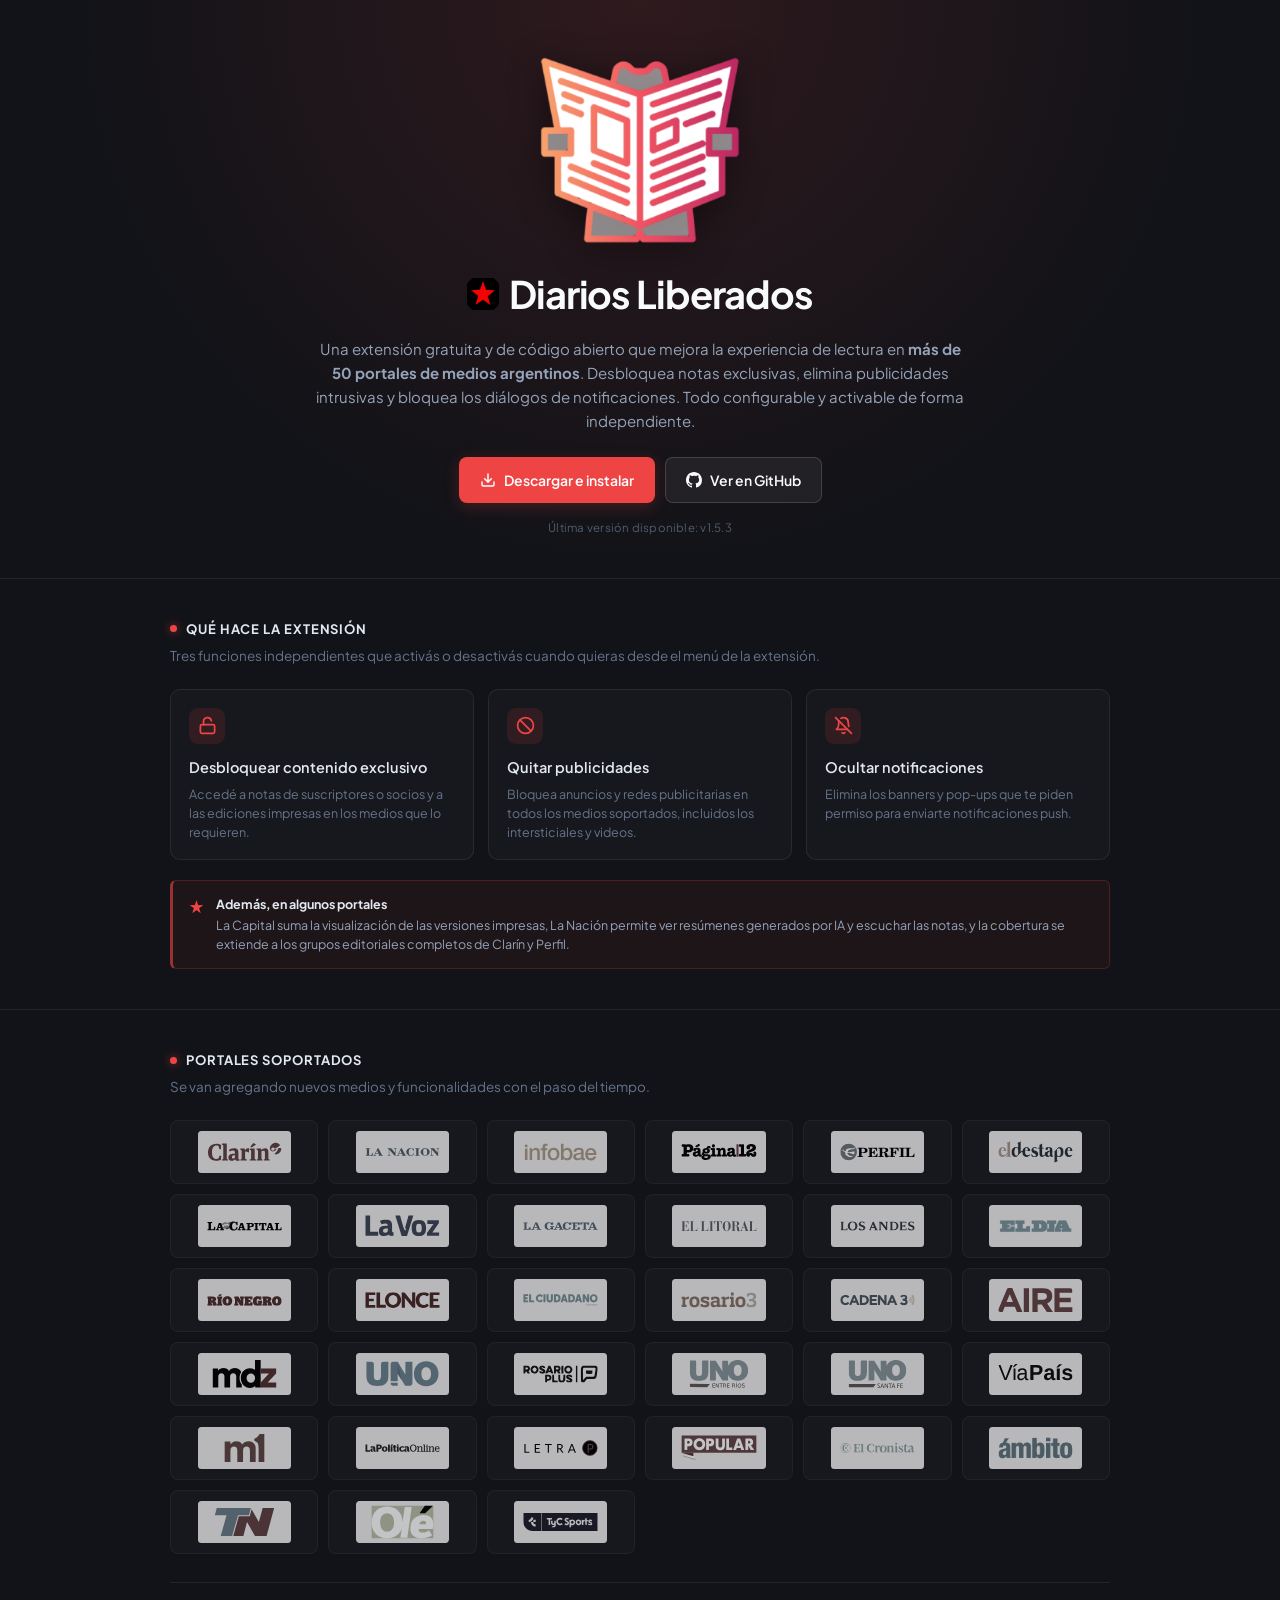
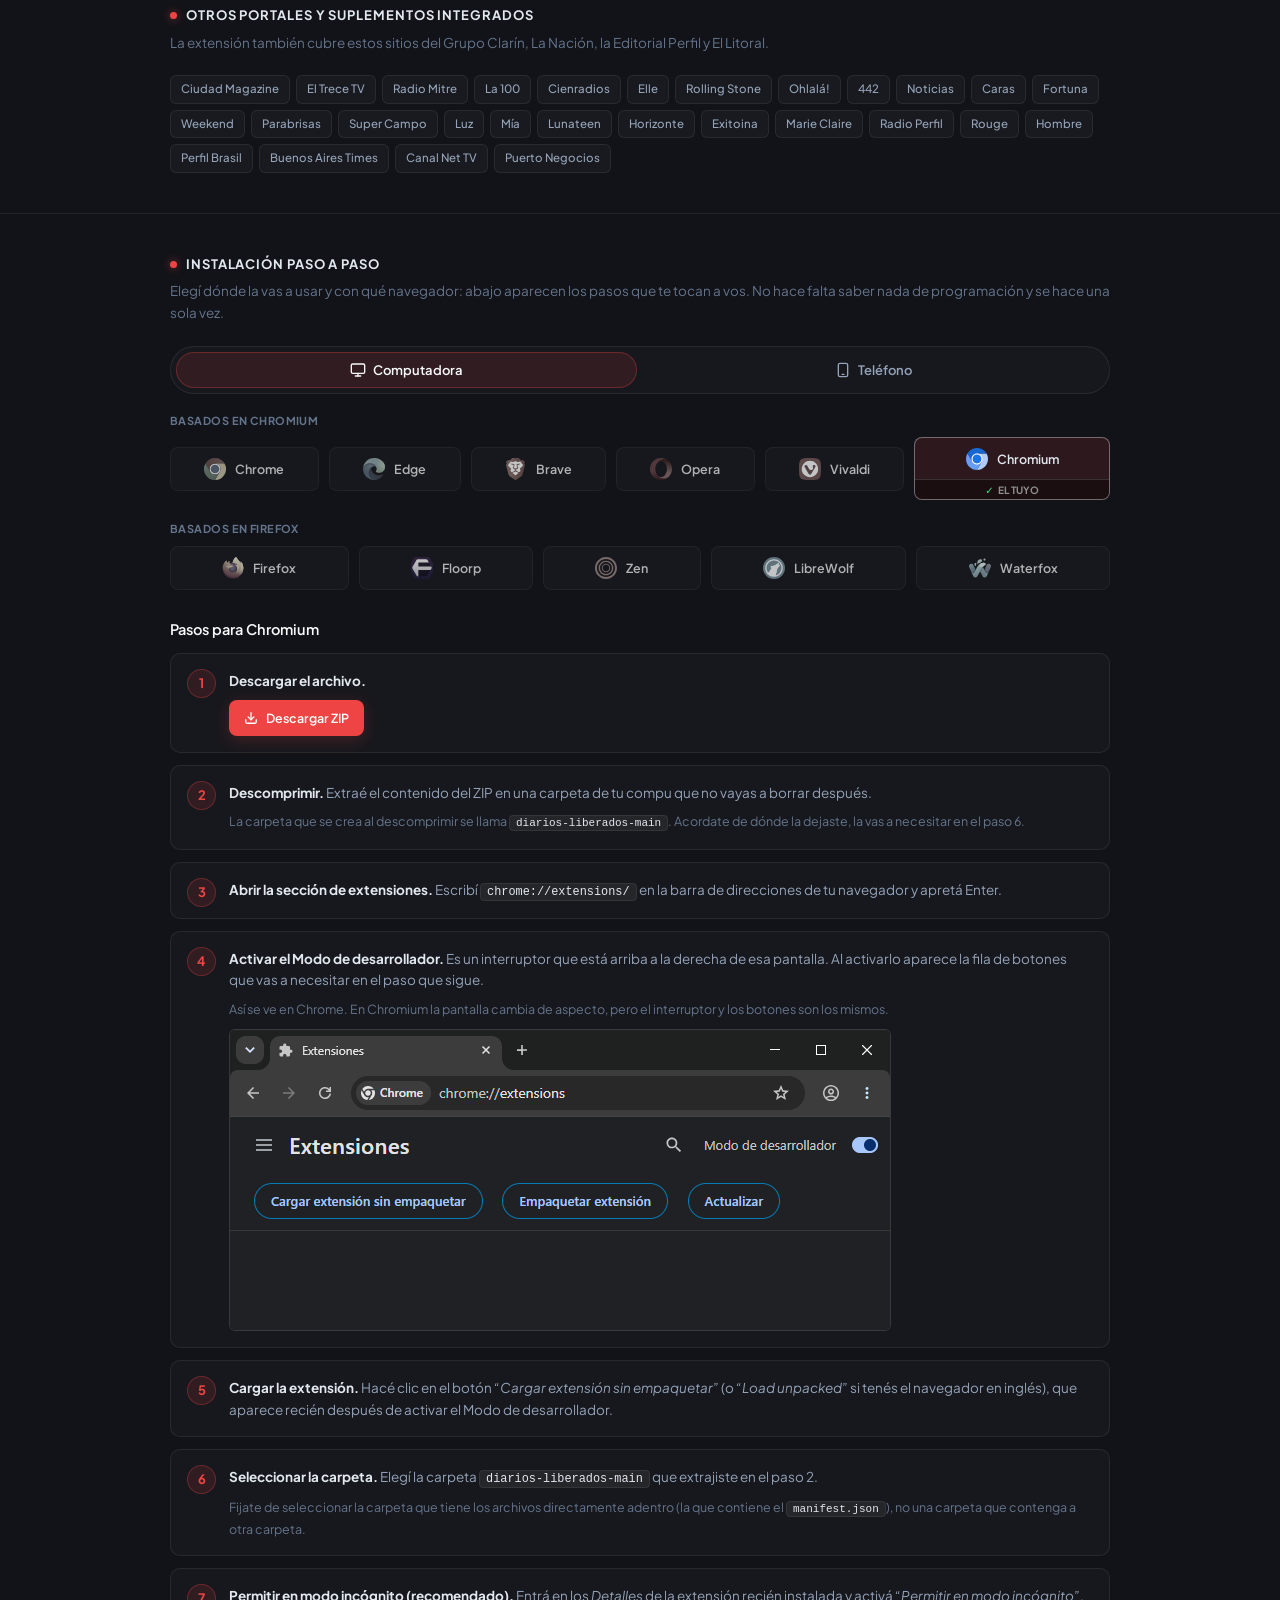
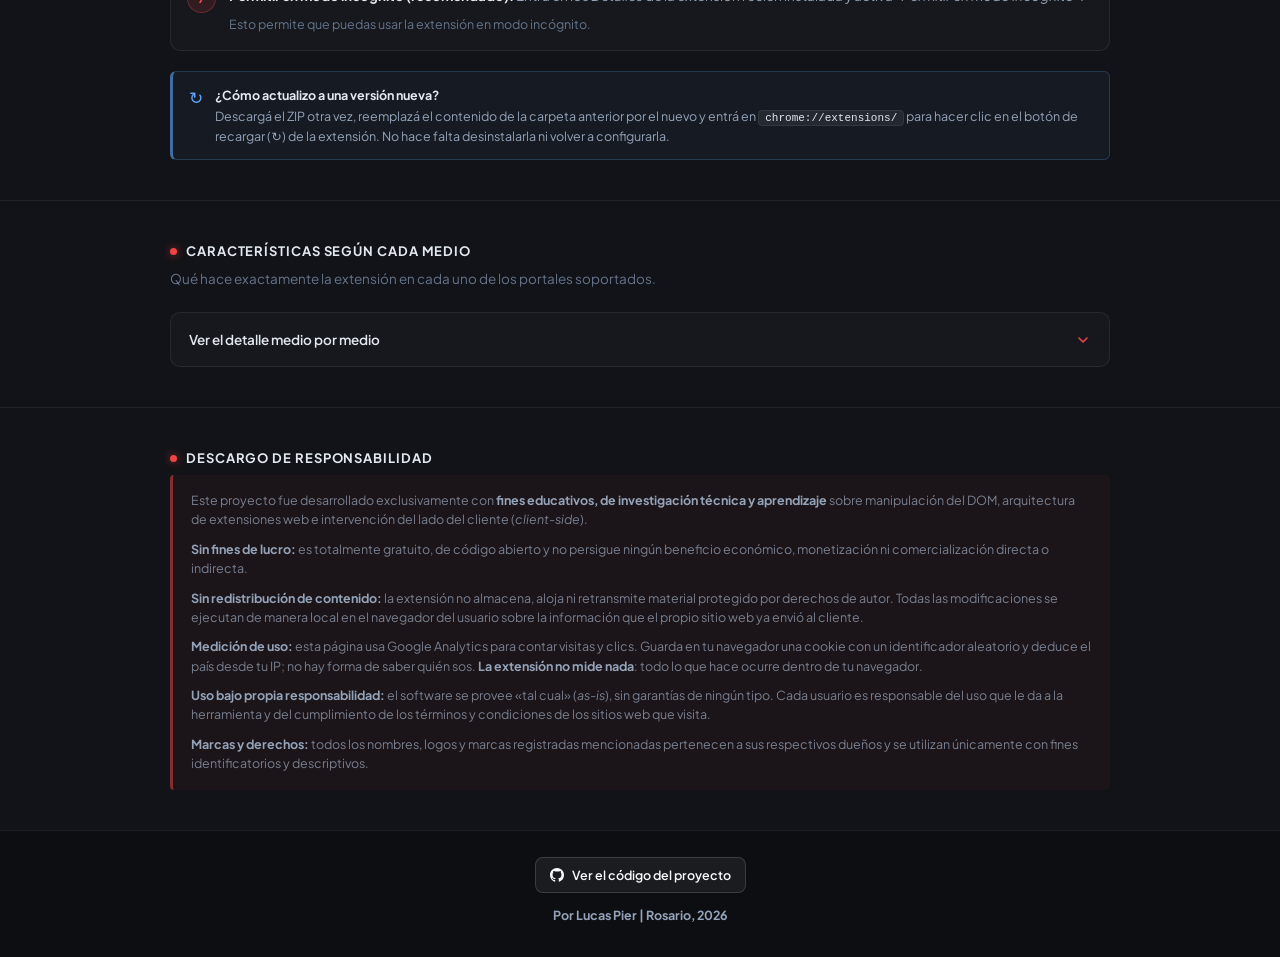
<file: index.html>
<!DOCTYPE html>
<html lang="es-AR">

<head>
    <meta charset="utf-8">
    <meta name="viewport" content="width=device-width, initial-scale=1.0">
    <title>Diarios Liberados — Mejorá tu lectura en los diarios argentinos</title>
    <meta name="description"
        content="Extensión gratuita que desbloquea notas de suscriptores, quita publicidades y bloquea notificaciones en más de 50 medios argentinos. Chrome, Firefox y Android.">
    <meta name="author" content="Lucas Pier">
    <meta name="theme-color" content="#121318">

    <!-- El popup abre esta página con ?version=X.Y.Z, así que existen tantas URLs
         distintas como versiones publicadas. El canonical las consolida en una. -->
    <link rel="canonical" href="https://lucaspier.github.io/diarios-liberados/">
    <meta name="robots" content="index, follow, max-image-preview:large">

    <link rel="icon" type="image/png" sizes="32x32" href="imagenes/favicon-32x32.png">
    <link rel="icon" type="image/png" sizes="96x96" href="imagenes/favicon-96x96.png">
    <link rel="apple-touch-icon" href="imagenes/favicon-144x144.png">

    <!-- Open Graph. Las URLs van absolutas a propósito: los scrapers de las redes
         y de los mensajeros no resuelven rutas relativas y dejarían la tarjeta sin
         imagen. -->
    <meta property="og:type" content="website">
    <meta property="og:site_name" content="Diarios Liberados">
    <meta property="og:locale" content="es_AR">
    <meta property="og:url" content="https://lucaspier.github.io/diarios-liberados/">
    <meta property="og:title" content="Diarios Liberados — Mejorá tu lectura en los diarios argentinos">
    <meta property="og:description"
        content="Extensión gratuita que desbloquea notas de suscriptores, quita publicidades y bloquea notificaciones en más de 50 medios argentinos. Chrome, Firefox y Android.">
    <meta property="og:image" content="https://lucaspier.github.io/diarios-liberados/imagenes/ogimage.png">
    <meta property="og:image:width" content="1200">
    <meta property="og:image:height" content="630">
    <meta property="og:image:alt" content="Diarios Liberados: extensión para leer los diarios argentinos sin publicidades ni muros de pago">

    <meta name="twitter:card" content="summary_large_image">
    <meta name="twitter:title" content="Diarios Liberados — Mejorá tu lectura en los diarios argentinos">
    <meta name="twitter:description"
        content="Extensión gratuita que desbloquea notas de suscriptores, quita publicidades y bloquea notificaciones en más de 50 medios argentinos.">
    <meta name="twitter:image" content="https://lucaspier.github.io/diarios-liberados/imagenes/ogimage.png">

    <link rel="preconnect" href="https://fonts.googleapis.com">
    <link rel="preconnect" href="https://fonts.gstatic.com" crossorigin>
    <link href="https://fonts.googleapis.com/css2?family=Plus+Jakarta+Sans:wght@400;500;600;700&display=swap"
        rel="stylesheet">
    <link rel="stylesheet" href="css/landing.css">

    <!-- Datos estructurados para los buscadores.
         Sin `softwareVersion` a propósito: el número de versión vive únicamente en
         manifest.json y acá quedaría desactualizado en cada release. -->
    <script type="application/ld+json">
    {
        "@context": "https://schema.org",
        "@type": "SoftwareApplication",
        "name": "Diarios Liberados",
        "applicationCategory": "BrowserApplication",
        "operatingSystem": "Windows, macOS, Linux, Android",
        "url": "https://lucaspier.github.io/diarios-liberados/",
        "image": "https://lucaspier.github.io/diarios-liberados/imagenes/ogimage.png",
        "description": "Extensión gratuita y de código abierto que mejora la lectura en más de 50 portales de medios argentinos: desbloquea notas de suscriptores, quita publicidades y bloquea los diálogos de notificaciones. Disponible para navegadores basados en Chromium, para Firefox y para Firefox en Android.",
        "inLanguage": "es-AR",
        "isAccessibleForFree": true,
        "author": {
            "@type": "Person",
            "name": "Lucas Pier"
        },
        "offers": {
            "@type": "Offer",
            "price": "0",
            "priceCurrency": "ARS"
        },
        "codeRepository": "https://github.com/LucasPier/diarios-liberados"
    }
    </script>

    <!-- Medición de uso (GA4). Va con `defer` y no bloquea nada: si un
         bloqueador lo voltea, la página funciona exactamente igual. -->
    <script src="js/analytics.js" defer></script>
</head>

<body>

    <!-- ═══════════════════════════════════════════════════════
         Hero
         ═══════════════════════════════════════════════════════ -->
    <header class="hero">
        <div class="wrap">
            <img src="imagenes/lector.png" alt="" class="hero-logo" width="512" height="512" fetchpriority="high">
            <h1><img src="imagenes/favicon-96x96.png" alt="" width="32" height="32">Diarios Liberados</h1>

            <p class="hero-desc">
                Una extensión gratuita y de código abierto que mejora la experiencia de lectura en
                <strong>más de 50 portales de medios argentinos</strong>. Desbloquea notas exclusivas,
                elimina publicidades intrusivas y bloquea los diálogos de notificaciones.
                Todo configurable y activable de forma independiente.
            </p>

            <div class="hero-actions">
                <a class="btn btn-accent" href="#instalacion" data-cta-instalacion>
                    <svg width="16" height="16" viewBox="0 0 24 24" fill="none" stroke="currentColor" stroke-width="2.2"
                        stroke-linecap="round" stroke-linejoin="round" aria-hidden="true">
                        <path d="M21 15v4a2 2 0 0 1-2 2H5a2 2 0 0 1-2-2v-4" />
                        <polyline points="7 10 12 15 17 10" />
                        <line x1="12" y1="15" x2="12" y2="3" />
                    </svg>
                    Descargar e instalar
                </a>
                <a class="btn btn-ghost" href="https://github.com/LucasPier/diarios-liberados" target="_blank"
                    rel="noopener">
                    <svg width="16" height="16" viewBox="0 0 24 24" fill="currentColor" aria-hidden="true">
                        <path
                            d="M12 0C5.37 0 0 5.37 0 12c0 5.31 3.435 9.795 8.205 11.385.6.105.825-.255.825-.57 0-.285-.015-1.23-.015-2.235-3.015.555-3.795-.735-4.035-1.41-.135-.345-.72-1.41-1.23-1.695-.42-.225-1.02-.78-.015-.795.945-.015 1.62.87 1.845 1.23 1.08 1.815 2.805 1.305 3.495.99.105-.78.42-1.305.765-1.605-2.67-.3-5.46-1.335-5.46-5.925 0-1.305.465-2.385 1.23-3.225-.12-.3-.54-1.53.12-3.18 0 0 1.005-.315 3.3 1.23.96-.27 1.98-.405 3-.405s2.04.135 3 .405c2.295-1.56 3.3-1.23 3.3-1.23.66 1.65.24 2.88.12 3.18.765.84 1.23 1.905 1.23 3.225 0 4.605-2.805 5.625-5.475 5.925.435.375.81 1.095.81 2.22 0 1.605-.015 2.895-.015 3.3 0 .315.225.69.825.57A12.02 12.02 0 0024 12c0-6.63-5.37-12-12-12z" />
                    </svg>
                    Ver en GitHub
                </a>
            </div>

            <!-- Nota discreta: se muestra siempre que NO se muestre el estado de versión -->
            <p class="version-note" id="version-badge" hidden></p>

            <!-- Estado de versión: lo completa js/landing.js sólo cuando llega ?buscar=1
                 junto con ?version=X.Y.Z, es decir, desde «Buscar actualizaciones» -->
            <div class="version-status" id="version-status" hidden>
                <span class="version-status-icon" id="version-status-icon" aria-hidden="true"></span>
                <div class="version-status-body">
                    <strong class="version-status-title" id="version-status-title"></strong>
                    <span class="version-status-text" id="version-status-text"></span>
                </div>
                <a class="btn btn-accent btn-sm" id="version-status-action" href="#instalacion" hidden>Descargar</a>
            </div>
        </div>
    </header>

    <main>

        <!-- ═══════════════════════════════════════════════════
             Qué hace
             ═══════════════════════════════════════════════════ -->
        <section id="funcionalidades">
            <div class="wrap">
                <h2 class="section-title"><span class="badge-dot"></span> Qué hace la extensión</h2>
                <p class="section-lead">Tres funciones independientes que activás o desactivás cuando quieras desde el
                    menú de la extensión.</p>

                <div class="features">
                    <article class="feature-card">
                        <div class="feature-icon">
                            <svg width="19" height="19" viewBox="0 0 24 24" fill="none" stroke="currentColor"
                                stroke-width="2.2" stroke-linecap="round" stroke-linejoin="round" aria-hidden="true">
                                <rect x="3" y="11" width="18" height="11" rx="2" />
                                <path d="M7 11V7a5 5 0 0 1 9.9-1" />
                            </svg>
                        </div>
                        <h3>Desbloquear contenido exclusivo</h3>
                        <p>Accedé a notas de suscriptores o socios y a las ediciones impresas en los medios que lo
                            requieren.</p>
                    </article>

                    <article class="feature-card">
                        <div class="feature-icon">
                            <svg width="19" height="19" viewBox="0 0 24 24" fill="none" stroke="currentColor"
                                stroke-width="2.2" stroke-linecap="round" stroke-linejoin="round" aria-hidden="true">
                                <circle cx="12" cy="12" r="10" />
                                <line x1="4.93" y1="4.93" x2="19.07" y2="19.07" />
                            </svg>
                        </div>
                        <h3>Quitar publicidades</h3>
                        <p>Bloquea anuncios y redes publicitarias en todos los medios soportados, incluidos los
                            intersticiales y videos.</p>
                    </article>

                    <article class="feature-card">
                        <div class="feature-icon">
                            <svg width="19" height="19" viewBox="0 0 24 24" fill="none" stroke="currentColor"
                                stroke-width="2.2" stroke-linecap="round" stroke-linejoin="round" aria-hidden="true">
                                <path d="M13.73 21a2 2 0 0 1-3.46 0" />
                                <path d="M18.63 13A17.9 17.9 0 0 1 18 8" />
                                <path d="M6.26 6.26A5.86 5.86 0 0 0 6 8c0 7-3 9-3 9h14" />
                                <path d="M18 8a6 6 0 0 0-9.33-5" />
                                <line x1="2" y1="2" x2="22" y2="22" />
                            </svg>
                        </div>
                        <h3>Ocultar notificaciones</h3>
                        <p>Elimina los banners y pop-ups que te piden permiso para enviarte notificaciones push.</p>
                    </article>
                </div>

                <div class="callout" style="margin-top:20px">
                    <span class="callout-icon" aria-hidden="true">★</span>
                    <p>
                        <strong>Además, en algunos portales</strong>
                        La Capital suma la visualización de las versiones impresas, La Nación permite ver resúmenes
                        generados por IA y escuchar las notas, y la cobertura se extiende a los grupos editoriales
                        completos de Clarín y Perfil.
                    </p>
                </div>
            </div>
        </section>

        <!-- ═══════════════════════════════════════════════════
             Portales soportados
             ═══════════════════════════════════════════════════ -->
        <section id="portales">
            <div class="wrap">
                <h2 class="section-title"><span class="badge-dot"></span> Portales soportados</h2>
                <p class="section-lead">Se van agregando nuevos medios y funcionalidades con el paso del tiempo.</p>

                <div class="portales-grid">
                    <a class="portal-card" href="#medio-clarin" title="Ver qué hace la extensión en Clarín"><img src="imagenes/logos/clarin.svg" alt="Clarín" loading="lazy"></a>
                    <a class="portal-card" href="#medio-lanacion" title="Ver qué hace la extensión en La Nación"><img src="imagenes/logos/lanacion.svg" alt="La Nación" loading="lazy"></a>
                    <a class="portal-card" href="#medio-infobae" title="Ver qué hace la extensión en Infobae"><img src="imagenes/logos/infobae.svg" alt="Infobae" loading="lazy"></a>
                    <a class="portal-card" href="#medio-pagina12" title="Ver qué hace la extensión en Página/12"><img src="imagenes/logos/pagina12.svg" alt="Página/12" loading="lazy"></a>
                    <a class="portal-card" href="#medio-perfil" title="Ver qué hace la extensión en Perfil"><img src="imagenes/logos/perfil.svg" alt="Perfil" loading="lazy"></a>
                    <a class="portal-card" href="#medio-eldestape" title="Ver qué hace la extensión en El Destape"><img src="imagenes/logos/eldestape.svg" alt="El Destape" loading="lazy"></a>
                    <a class="portal-card" href="#medio-lacapital" title="Ver qué hace la extensión en La Capital"><img src="imagenes/logos/lacapital.svg" alt="La Capital" loading="lazy"></a>
                    <a class="portal-card" href="#medio-lavoz" title="Ver qué hace la extensión en La Voz del Interior"><img src="imagenes/logos/lavoz.svg" alt="La Voz del Interior" loading="lazy"></a>
                    <a class="portal-card" href="#medio-lagaceta" title="Ver qué hace la extensión en La Gaceta"><img src="imagenes/logos/lagaceta.svg" alt="La Gaceta" loading="lazy"></a>
                    <a class="portal-card" href="#medio-ellitoral" title="Ver qué hace la extensión en El Litoral"><img src="imagenes/logos/ellitoral.svg" alt="El Litoral" loading="lazy"></a>
                    <a class="portal-card" href="#medio-losandes" title="Ver qué hace la extensión en Los Andes"><img src="imagenes/logos/losandes.svg" alt="Los Andes" loading="lazy"></a>
                    <a class="portal-card" href="#medio-eldia" title="Ver qué hace la extensión en El Día"><img src="imagenes/logos/eldia.svg" alt="El Día" loading="lazy"></a>
                    <a class="portal-card" href="#medio-rionegro" title="Ver qué hace la extensión en Río Negro"><img src="imagenes/logos/rionegro.svg" alt="Río Negro" loading="lazy"></a>
                    <a class="portal-card" href="#medio-elonce" title="Ver qué hace la extensión en Elonce"><img src="imagenes/logos/elonce.svg" alt="Elonce" loading="lazy"></a>
                    <a class="portal-card" href="#medio-elciudadano" title="Ver qué hace la extensión en El Ciudadano"><img src="imagenes/logos/elciudadano.svg" alt="El Ciudadano" loading="lazy"></a>
                    <a class="portal-card" href="#medio-rosario3" title="Ver qué hace la extensión en Rosario3"><img src="imagenes/logos/rosario3.svg" alt="Rosario3" loading="lazy"></a>
                    <a class="portal-card" href="#medio-cadena3" title="Ver qué hace la extensión en Cadena 3"><img src="imagenes/logos/cadena3.svg" alt="Cadena 3" loading="lazy"></a>
                    <a class="portal-card" href="#medio-airedesantafe" title="Ver qué hace la extensión en Aire de Santa Fe"><img src="imagenes/logos/airedesantafe.svg" alt="Aire de Santa Fe" loading="lazy"></a>
                    <a class="portal-card" href="#medio-mdz" title="Ver qué hace la extensión en MDZ Online"><img src="imagenes/logos/mdz.svg" alt="MDZ Online" loading="lazy"></a>
                    <a class="portal-card" href="#medio-uno" title="Ver qué hace la extensión en Diario Uno"><img src="imagenes/logos/uno.svg" alt="Diario Uno" loading="lazy"></a>
                    <a class="portal-card" href="#medio-rosarioplus" title="Ver qué hace la extensión en Rosario Plus"><img src="imagenes/logos/rosarioplus.svg" alt="Rosario Plus" loading="lazy"></a>
                    <a class="portal-card" href="#medio-unoentrerios" title="Ver qué hace la extensión en Diario Uno Entre Ríos"><img src="imagenes/logos/unoentrerios.svg" alt="Diario Uno Entre Ríos" loading="lazy"></a>
                    <a class="portal-card" href="#medio-unosantafe" title="Ver qué hace la extensión en Diario Uno Santa Fe"><img src="imagenes/logos/unosantafe.svg" alt="Diario Uno Santa Fe" loading="lazy"></a>
                    <a class="portal-card" href="#medio-viapais" title="Ver qué hace la extensión en Vía País"><img src="imagenes/logos/viapais.svg" alt="Vía País" loading="lazy"></a>
                    <a class="portal-card" href="#medio-minutouno" title="Ver qué hace la extensión en Minuto Uno"><img src="imagenes/logos/minutouno.svg" alt="Minuto Uno" loading="lazy"></a>
                    <a class="portal-card" href="#medio-lpo" title="Ver qué hace la extensión en La Política Online"><img src="imagenes/logos/lpo.svg" alt="La Política Online" loading="lazy"></a>
                    <a class="portal-card" href="#medio-letrap" title="Ver qué hace la extensión en Letra P"><img src="imagenes/logos/letrap.svg" alt="Letra P" loading="lazy"></a>
                    <a class="portal-card" href="#medio-diariopopular" title="Ver qué hace la extensión en Diario Popular"><img src="imagenes/logos/diariopopular.svg" alt="Diario Popular" loading="lazy"></a>
                    <a class="portal-card" href="#medio-elcronista" title="Ver qué hace la extensión en El Cronista"><img src="imagenes/logos/elcronista.svg" alt="El Cronista" loading="lazy"></a>
                    <a class="portal-card" href="#medio-ambito" title="Ver qué hace la extensión en Ámbito"><img src="imagenes/logos/ambito.svg" alt="Ámbito" loading="lazy"></a>
                    <a class="portal-card" href="#medio-tn" title="Ver qué hace la extensión en TN"><img src="imagenes/logos/tn.svg" alt="TN" loading="lazy"></a>
                    <a class="portal-card" href="#medio-ole" title="Ver qué hace la extensión en Olé"><img src="imagenes/logos/ole.svg" alt="Olé" loading="lazy"></a>
                    <a class="portal-card" href="#medio-tycsports" title="Ver qué hace la extensión en TyC Sports"><img src="imagenes/logos/tycsports.svg" alt="TyC Sports" loading="lazy"></a>
                </div>

                <div class="otros">
                    <h2 class="section-title"><span class="badge-dot"></span> Otros portales y suplementos integrados
                    </h2>
                    <p class="section-lead">La extensión también cubre estos sitios del Grupo Clarín, La Nación, la
                        Editorial Perfil y El Litoral.</p>
                    <div class="otros-list">
                        <!-- Grupo Clarín -->
                        <a href="#medio-clarin" target="_blank" rel="noopener">Ciudad Magazine</a>
                        <a href="#medio-clarin" target="_blank" rel="noopener">El Trece TV</a>
                        <a href="#medio-clarin" target="_blank" rel="noopener">Radio Mitre</a>
                        <a href="#medio-clarin" target="_blank" rel="noopener">La 100</a>
                        <a href="#medio-clarin" target="_blank" rel="noopener">Cienradios</a>
                        <a href="#medio-clarin" target="_blank" rel="noopener">Elle</a>
                        <!-- La Nación -->
                        <a href="#medio-lanacion" target="_blank" rel="noopener">Rolling Stone</a>
                        <a href="#medio-lanacion" target="_blank" rel="noopener">Ohlalá!</a>
                        <!-- Editorial Perfil -->
                        <a href="#medio-perfil" target="_blank" rel="noopener">442</a>
                        <a href="#medio-perfil" target="_blank" rel="noopener">Noticias</a>
                        <a href="#medio-perfil" target="_blank" rel="noopener">Caras</a>
                        <a href="#medio-perfil" target="_blank" rel="noopener">Fortuna</a>
                        <a href="#medio-perfil" target="_blank" rel="noopener">Weekend</a>
                        <a href="#medio-perfil" target="_blank" rel="noopener">Parabrisas</a>
                        <a href="#medio-perfil" target="_blank" rel="noopener">Super Campo</a>
                        <a href="#medio-perfil" target="_blank" rel="noopener">Luz</a>
                        <a href="#medio-perfil" target="_blank" rel="noopener">Mía</a>
                        <a href="#medio-perfil" target="_blank" rel="noopener">Lunateen</a>
                        <a href="#medio-perfil" target="_blank" rel="noopener">Horizonte</a>
                        <a href="#medio-perfil" target="_blank" rel="noopener">Exitoina</a>
                        <a href="#medio-perfil" target="_blank" rel="noopener">Marie Claire</a>
                        <a href="#medio-perfil" target="_blank" rel="noopener">Radio Perfil</a>
                        <a href="#medio-perfil" target="_blank" rel="noopener">Rouge</a>
                        <a href="#medio-perfil" target="_blank" rel="noopener">Hombre</a>
                        <a href="#medio-perfil" target="_blank" rel="noopener">Perfil Brasil</a>
                        <a href="#medio-perfil" target="_blank" rel="noopener">Buenos Aires Times</a>
                        <a href="#medio-perfil" target="_blank" rel="noopener">Canal Net TV</a>
                        <!-- El Litoral -->
                        <a href="#medio-ellitoral" target="_blank" rel="noopener">Puerto Negocios</a>
                    </div>
                </div>
            </div>
        </section>

        <!-- ═══════════════════════════════════════════════════
             Instalación — navegadores compatibles + pasos
             ═══════════════════════════════════════════════════ -->
        <section id="instalacion">
            <div class="wrap">
                <h2 class="section-title"><span class="badge-dot"></span> Instalación paso a paso</h2>
                <p class="section-lead">Elegí dónde la vas a usar y con qué navegador: abajo aparecen los pasos que te
                    tocan a vos. No hace falta saber nada de programación y se hace una sola vez.</p>

                <!-- Aviso contextual: lo completa js/landing.js según el navegador y la plataforma -->
                <div class="callout callout-top" id="navegadores-aviso" hidden>
                    <span class="callout-icon" aria-hidden="true">⚠</span>
                    <p>
                        <strong id="navegadores-aviso-titulo"></strong>
                        <span id="navegadores-aviso-texto"></span>
                    </p>
                </div>

                <!-- Pestañas de plataforma. Sin JS quedan ocultas y los dos paneles se
                     muestran apilados: la sección sigue explicando cómo instalar. -->
                <div class="plataforma-tabs" id="plataforma-tabs" role="tablist"
                    aria-label="Dónde vas a usar la extensión" hidden>
                    <button type="button" class="plataforma-tab" role="tab" id="tab-escritorio"
                        aria-controls="panel-escritorio" aria-selected="true" data-plataforma="escritorio">
                        <svg width="16" height="16" viewBox="0 0 24 24" fill="none" stroke="currentColor"
                            stroke-width="2" stroke-linecap="round" stroke-linejoin="round" aria-hidden="true">
                            <rect x="2" y="3" width="20" height="14" rx="2" />
                            <line x1="8" y1="21" x2="16" y2="21" />
                            <line x1="12" y1="17" x2="12" y2="21" />
                        </svg>
                        Computadora
                    </button>
                    <button type="button" class="plataforma-tab" role="tab" id="tab-movil" aria-controls="panel-movil"
                        aria-selected="false" tabindex="-1" data-plataforma="movil">
                        <svg width="16" height="16" viewBox="0 0 24 24" fill="none" stroke="currentColor"
                            stroke-width="2" stroke-linecap="round" stroke-linejoin="round" aria-hidden="true">
                            <rect x="5" y="2" width="14" height="20" rx="2.5" />
                            <line x1="10.5" y1="18.5" x2="13.5" y2="18.5" />
                        </svg>
                        Teléfono
                    </button>
                </div>

                <!-- ── Computadora ──────────────────────────────────────────────── -->
                <div class="plataforma-panel" id="panel-escritorio" role="tabpanel" aria-labelledby="tab-escritorio">

                    <h3 class="plataforma-titulo">En la computadora</h3>

                    <div id="navegadores">
                        <div class="navegadores-grupo">
                            <p class="navegadores-grupo-titulo">Basados en Chromium</p>
                            <div class="navegadores-franja">
                                <button type="button" class="navegador" data-navegador="chrome" data-camino="chromium"
                                    data-esquema="chrome" data-nombre="Chrome"
                                    data-boton-cargar="Cargar extensión sin empaquetar"
                                    data-interruptor="Modo de desarrollador"
                                    data-interruptor-donde="arriba a la derecha"
                                    data-captura="chrome">
                                    <img src="imagenes/navegadores/chrome.svg" alt="" width="22" height="22">
                                    <span>Chrome</span>
                                </button>
                                <button type="button" class="navegador" data-navegador="edge" data-camino="chromium"
                                    data-esquema="edge" data-nombre="Edge"
                                    data-boton-cargar="Cargar desempaquetado"
                                    data-interruptor="Modo para desarrolladores"
                                    data-interruptor-donde="abajo a la izquierda"
                                    data-captura="edge">
                                    <img src="imagenes/navegadores/edge.svg" alt="" width="22" height="22">
                                    <span>Edge</span>
                                </button>
                                <button type="button" class="navegador" data-navegador="brave" data-camino="chromium"
                                    data-esquema="brave" data-nombre="Brave"
                                    data-boton-cargar="Cargar extensión sin empaquetar"
                                    data-interruptor="Modo de desarrollador"
                                    data-interruptor-donde="arriba a la derecha">
                                    <img src="imagenes/navegadores/brave.svg" alt="" width="22" height="22">
                                    <span>Brave</span>
                                </button>
                                <button type="button" class="navegador" data-navegador="opera" data-camino="chromium"
                                    data-esquema="opera" data-nombre="Opera"
                                    data-boton-cargar="Cargar extensión sin empaquetar"
                                    data-interruptor="Modo de desarrollador"
                                    data-interruptor-donde="arriba a la derecha">
                                    <img src="imagenes/navegadores/opera.svg" alt="" width="22" height="22">
                                    <span>Opera</span>
                                </button>
                                <button type="button" class="navegador" data-navegador="vivaldi" data-camino="chromium"
                                    data-esquema="vivaldi" data-nombre="Vivaldi"
                                    data-boton-cargar="Cargar extensión sin empaquetar"
                                    data-interruptor="Modo de desarrollador"
                                    data-interruptor-donde="arriba a la derecha">
                                    <img src="imagenes/navegadores/vivaldi.svg" alt="" width="22" height="22">
                                    <span>Vivaldi</span>
                                </button>
                                <button type="button" class="navegador" data-navegador="chromium" data-camino="chromium"
                                    data-esquema="chrome" data-nombre="Chromium"
                                    data-boton-cargar="Cargar extensión sin empaquetar"
                                    data-interruptor="Modo de desarrollador"
                                    data-interruptor-donde="arriba a la derecha">
                                    <img src="imagenes/navegadores/chromium.svg" alt="" width="22" height="22">
                                    <span>Chromium</span>
                                </button>
                            </div>
                        </div>

                        <div class="navegadores-grupo">
                            <p class="navegadores-grupo-titulo">Basados en Firefox</p>
                            <div class="navegadores-franja">
                                <button type="button" class="navegador" data-navegador="firefox" data-camino="firefox"
                                    data-nombre="Firefox">
                                    <img src="imagenes/navegadores/firefox.svg" alt="" width="22" height="22">
                                    <span>Firefox</span>
                                </button>
                                <button type="button" class="navegador" data-navegador="floorp" data-camino="firefox"
                                    data-nombre="Floorp">
                                    <img src="imagenes/navegadores/floorp.svg" alt="" width="22" height="22">
                                    <span>Floorp</span>
                                </button>
                                <button type="button" class="navegador" data-navegador="zen" data-camino="firefox"
                                    data-nombre="Zen">
                                    <img src="imagenes/navegadores/zen.svg" alt="" width="22" height="22">
                                    <span>Zen</span>
                                </button>
                                <button type="button" class="navegador" data-navegador="librewolf" data-camino="firefox"
                                    data-nombre="LibreWolf">
                                    <img src="imagenes/navegadores/librewolf.svg" alt="" width="22" height="22">
                                    <span>LibreWolf</span>
                                </button>
                                <button type="button" class="navegador" data-navegador="waterfox" data-camino="firefox"
                                    data-nombre="Waterfox">
                                    <img src="imagenes/navegadores/waterfox.svg" alt="" width="22" height="22">
                                    <span>Waterfox</span>
                                </button>
                            </div>
                        </div>
                    </div>

                    <!-- ── Camino: Chromium ─────────────────────────────────────── -->
                    <div class="camino" id="camino-chromium">
                        <h3 class="camino-titulo">Pasos para <span data-token="nombre">Chrome, Edge, Brave, Opera,
                                Vivaldi y Chromium</span></h3>

                        <ol class="pasos">
                            <li>
                                <strong>Descargar el archivo.</strong>
                                <span class="paso-extra">
                                    <a class="btn btn-accent btn-sm" data-zip-link
                                        href="https://github.com/LucasPier/diarios-liberados/archive/refs/heads/main.zip">
                                        <svg width="14" height="14" viewBox="0 0 24 24" fill="none"
                                            stroke="currentColor" stroke-width="2.2" stroke-linecap="round"
                                            stroke-linejoin="round" aria-hidden="true">
                                            <path d="M21 15v4a2 2 0 0 1-2 2H5a2 2 0 0 1-2-2v-4" />
                                            <polyline points="7 10 12 15 17 10" />
                                            <line x1="12" y1="15" x2="12" y2="3" />
                                        </svg>
                                        Descargar ZIP
                                    </a>
                                </span>
                            </li>
                            <li>
                                <strong>Descomprimir.</strong> Extraé el contenido del ZIP en una carpeta de tu compu que
                                no vayas a borrar después.
                                <span class="paso-extra">La carpeta que se crea al descomprimir se llama
                                    <code>diarios-liberados-main</code>. Acordate de dónde la dejaste, la vas a necesitar
                                    en el paso 6.</span>
                            </li>
                            <li>
                                <strong>Abrir la sección de extensiones.</strong> Escribí <code
                                    data-token="esquema">chrome://extensions/</code> en la barra de direcciones de tu
                                navegador y apretá Enter.
                                <span class="paso-extra" data-generico>Según el navegador que uses puede ser
                                    <code>edge://extensions/</code>, <code>brave://extensions/</code>,
                                    <code>opera://extensions/</code> o <code>vivaldi://extensions/</code>.</span>
                            </li>
                            <li>
                                <strong>Activar el <span data-token="interruptor">Modo de
                                        desarrollador</span>.</strong> Es un interruptor que está <span
                                    data-token="interruptor-donde">arriba a la derecha</span> de esa pantalla. Al
                                activarlo aparece la fila de botones que vas a necesitar en el paso que sigue.
                                <span class="paso-extra" data-captura-ajena>Así se ve en Chrome. En <span
                                        data-token="nombre">los demás navegadores</span> la pantalla cambia de aspecto,
                                    pero el interruptor y los botones son los mismos.</span>
                                <img class="paso-captura" data-captura="chrome" width="660" height="300"
                                    src="imagenes/instalacion/chrome-modo-desarrollador.png"
                                    alt="La pantalla de extensiones de Chrome con el interruptor «Modo de desarrollador» activado y la fila de botones «Cargar extensión sin empaquetar», «Empaquetar extensión» y «Actualizar»" loading="lazy">
                                <span class="paso-extra" data-generico>Y así se ve en Edge, que es la excepción:
                                    el interruptor se llama <em>“Modo para desarrolladores”</em>, está abajo a la
                                    izquierda, y el botón del paso que sigue es <em>“Cargar
                                        desempaquetado”</em>:</span>
                                <img class="paso-captura" data-captura="edge" width="1105" height="512"
                                    src="imagenes/instalacion/edge-modo-desarrollador.png"
                                    alt="La pantalla de extensiones de Microsoft Edge con el interruptor «Modo para desarrolladores» activado abajo a la izquierda y los botones «Cargar desempaquetado», «Extensión del paquete» y «Actualizar»" loading="lazy">
                            </li>
                            <li>
                                <strong>Cargar la extensión.</strong> Hacé clic en el botón <em>“<span
                                        data-token="boton-cargar">Cargar extensión sin empaquetar</span>”</em> (o <em>“Load
                                    unpacked”</em> si tenés el navegador en inglés), que aparece recién después de
                                activar el <span data-token="interruptor">Modo de desarrollador</span>.
                                <span class="paso-extra" data-generico>En Edge el botón se llama <em>“Cargar
                                        desempaquetado”</em>.</span>
                            </li>
                            <li>
                                <strong>Seleccionar la carpeta.</strong> Elegí la carpeta
                                <code>diarios-liberados-main</code> que extrajiste en el paso 2.
                                <span class="paso-extra">Fijate de seleccionar la carpeta que tiene los archivos
                                    directamente adentro (la que contiene el <code>manifest.json</code>), no una carpeta
                                    que contenga a otra carpeta.</span>
                            </li>
                            <li>
                                <strong>Permitir en modo incógnito (recomendado).</strong> Entrá en los <em>Detalles</em>
                                de la extensión recién instalada y activá <em>“Permitir en modo incógnito”</em>.
                                <span class="paso-extra">Esto permite que puedas usar la extensión en modo
                                    incógnito.</span>
                            </li>
                        </ol>

                        <div class="callout callout-info">
                            <span class="callout-icon" aria-hidden="true">↻</span>
                            <p>
                                <strong>¿Cómo actualizo a una versión nueva?</strong>
                                Descargá el ZIP otra vez, reemplazá el contenido de la carpeta anterior por el nuevo y
                                entrá en <code data-token="esquema">chrome://extensions/</code> para hacer clic en el
                                botón de recargar (↻) de la extensión. No hace falta desinstalarla ni volver a
                                configurarla.
                            </p>
                        </div>
                    </div>

                    <!-- ── Camino: Firefox de escritorio ────────────────────────── -->
                    <div class="camino" id="camino-firefox">
                        <h3 class="camino-titulo">Pasos para <span data-token="nombre">Firefox</span></h3>

                        <ol class="pasos">
                            <li>
                                <strong>Empezar la instalación.</strong> Tiene que ser un clic en este botón, hecho
                                desde el navegador donde la querés instalar.
                                <span class="paso-extra">
                                    <a class="btn btn-accent btn-sm" data-xpi-link
                                        href="https://github.com/LucasPier/diarios-liberados/releases/latest">
                                        <svg width="14" height="14" viewBox="0 0 24 24" fill="none"
                                            stroke="currentColor" stroke-width="2.2" stroke-linecap="round"
                                            stroke-linejoin="round" aria-hidden="true">
                                            <path d="M21 15v4a2 2 0 0 1-2 2H5a2 2 0 0 1-2-2v-4" />
                                            <polyline points="7 10 12 15 17 10" />
                                            <line x1="12" y1="15" x2="12" y2="3" />
                                        </svg>
                                        Instalar la extensión
                                    </a>
                                </span>
                            </li>
                            <li>
                                <strong>Seguir con la instalación.</strong> Firefox va a preguntar arriba
                                <em>“¿Permitir que lucaspier.github.io instale un complemento?”</em>. Hacé clic en
                                <em>“Seguir con la instalación”</em>.
                                <span class="paso-extra">No es un error ni significa que la extensión sea peligrosa:
                                    Firefox lo pregunta con cualquier complemento que no venga de su tienda
                                    oficial.</span>
                                <span class="paso-extra">Puede que no te aparezca. Firefox pregunta una sola vez por
                                    sitio, así que si ya instalaste algo desde acá vas a saltar directo al paso 3.</span>
                                <img class="paso-captura" width="460" height="250" src="imagenes/instalacion/firefox-aviso-instalacion.png"
                                    alt="Firefox preguntando «¿Permitir que lucaspier.github.io instale un complemento?» con el botón «Seguir con la instalación»" loading="lazy">
                            </li>
                            <li>
                                <strong>Añadir la extensión.</strong> Firefox te va a mostrar
                                <em>“Añadir Diarios Liberados”</em> junto con la lista de sitios a los que va a
                                acceder. En <em>“Ajustes opcionales”</em> marcá
                                <em>“Permitir que la extensión se ejecute en ventanas privadas”</em> y después hacé
                                clic en <em>“Añadir”</em>.
                                <span class="paso-extra">Ese permiso es opcional, pero conviene: sin él la extensión
                                    no funciona en ventanas privadas. Si te lo salteaste, se activa igual desde
                                    <code>about:addons</code>, abriendo Diarios Liberados y marcando
                                    <em>“Permitir”</em> en <em>“Ejecutar en ventanas privadas”</em>.</span>
                            </li>
                        </ol>

                        <div class="callout callout-info">
                            <span class="callout-icon" aria-hidden="true">↻</span>
                            <p>
                                <strong>¿Cómo actualizo a una versión nueva?</strong>
                                No tenés que hacer nada: la extensión se actualiza sola. Si alguna vez sumamos un medio
                                nuevo y no te funciona, abrí el menú de la extensión: te va a ofrecer darle acceso a ese
                                sitio con un botón.
                            </p>
                        </div>
                    </div>
                </div>

                <!-- ── Teléfono ─────────────────────────────────────────────────── -->
                <div class="plataforma-panel" id="panel-movil" role="tabpanel" aria-labelledby="tab-movil">

                    <h3 class="plataforma-titulo">En el teléfono</h3>

                    <div class="callout callout-top">
                        <span class="callout-icon" aria-hidden="true">⚠</span>
                        <p>
                            <strong>Sólo funciona en Android, con Firefox.</strong>
                            Ningún navegador basado en Chromium permite instalar extensiones en el celular. En iPhone y
                            iPad tampoco se puede: Apple obliga a que todos los navegadores usen el motor de Safari y a
                            que las extensiones se distribuyan dentro de una app aprobada por la App Store.
                        </p>
                    </div>

                    <div id="navegadores-movil">
                        <div class="navegadores-grupo">
                            <div class="navegadores-franja">
                                <button type="button" class="navegador" data-navegador="firefox-android"
                                    data-camino="android" data-nombre="Firefox para Android">
                                    <img src="imagenes/navegadores/firefox.svg" alt="" width="22" height="22">
                                    <span>Firefox para Android</span>
                                </button>
                            </div>
                        </div>
                    </div>

                    <!-- ── Camino: Firefox para Android ─────────────────────────── -->
                    <div class="camino" id="camino-android">
                        <h3 class="camino-titulo">Pasos en Firefox para Android</h3>

                        <ol class="pasos">
                            <li>
                                <strong>Descargar el archivo.</strong> Tocá este botón desde Firefox para Android.
                                <span class="paso-extra">Firefox lo guarda en tus descargas y no te va a ofrecer
                                    instalarlo. Es así: se instala desde los ajustes, en los pasos que siguen.</span>
                                <span class="paso-extra">
                                    <a class="btn btn-accent btn-sm" data-xpi-link
                                        href="https://github.com/LucasPier/diarios-liberados/releases/latest">
                                        <svg width="14" height="14" viewBox="0 0 24 24" fill="none"
                                            stroke="currentColor" stroke-width="2.2" stroke-linecap="round"
                                            stroke-linejoin="round" aria-hidden="true">
                                            <path d="M21 15v4a2 2 0 0 1-2 2H5a2 2 0 0 1-2-2v-4" />
                                            <polyline points="7 10 12 15 17 10" />
                                            <line x1="12" y1="15" x2="12" y2="3" />
                                        </svg>
                                        Descargar la extensión
                                    </a>
                                </span>
                            </li>
                            <li>
                                <strong>Habilitar la instalación desde archivo.</strong> Entrá en
                                <em>Ajustes → Acerca de Firefox</em> y tocá <strong>cinco veces</strong> el logo de
                                Firefox.
                                <span class="paso-extra">Un mensajito te va a avisar que se habilitó el menú. Sirve para
                                    que aparezca la opción del paso siguiente, que viene oculta.</span>
                            </li>
                            <li>
                                <strong>Elegir el archivo.</strong> Volvé a <em>Ajustes</em>, tocá
                                <em>“Instalar extensión desde archivo”</em> y elegí el que descargaste en el paso 1.
                                <img class="paso-captura es-movil" width="800" height="877" src="imagenes/instalacion/firefox-android-menu-extensiones.png"
                                    alt="Ajustes de Firefox para Android con la opción «Instalar extensión desde archivo»"
                                    loading="lazy">
                            </li>
                            <li>
                                <strong>Agregar la extensión.</strong> Firefox te va a mostrar
                                <em>“Agregar Diarios Liberados”</em> junto con la lista de sitios a los que va a
                                acceder. En <em>“Ajustes opcionales”</em> marcá <em>“Permitir que la extensión se ejecute
                                    en navegación privada”</em> y después tocá <em>“Agregar”</em>.
                                <span class="paso-extra">Ese permiso es opcional, pero conviene: sin él la extensión no
                                    funciona en pestañas privadas.</span>
                            </li>
                        </ol>

                        <div class="callout">
                            <span class="callout-icon" aria-hidden="true">⚠</span>
                            <p>
                                <strong>Para abrir el menú de la extensión tiene que haber un sitio abierto.</strong>
                                Entrá por el menú <strong>⋮ → Extensiones</strong> con un diario cargado en una pestaña
                                normal. Desde la pantalla de inicio de Firefox no abre: es una limitación conocida de
                                Firefox para Android, no de la extensión.
                            </p>
                        </div>

                        <div class="callout callout-info">
                            <span class="callout-icon" aria-hidden="true">↻</span>
                            <p>
                                <strong>¿Cómo actualizo a una versión nueva?</strong>
                                No tenés que hacer nada: la extensión se actualiza sola.
                            </p>
                        </div>
                    </div>
                </div>
            </div>
        </section>

        <!-- ═══════════════════════════════════════════════════
             Detalle por medio
             ═══════════════════════════════════════════════════ -->
        <section id="detalle">
            <div class="wrap">
                <h2 class="section-title"><span class="badge-dot"></span> Características según cada medio</h2>
                <p class="section-lead">Qué hace exactamente la extensión en cada uno de los portales soportados.</p>

                <details class="detalle">
                    <summary>
                        Ver el detalle medio por medio
                        <svg class="chevron" width="16" height="16" viewBox="0 0 24 24" fill="none"
                            stroke="currentColor" stroke-width="2.4" stroke-linecap="round" stroke-linejoin="round"
                            aria-hidden="true">
                            <polyline points="6 9 12 15 18 9" />
                        </svg>
                    </summary>

                    <div class="detalle-body">

                        <article class="medio" id="medio-clarin">
                            <h3>Clarín</h3>
                            <ul>
                                <li class="f-yes">Permite el acceso a notas para suscriptores</li>
                                <li class="f-yes">Se quitan las publicidades de todo el sitio</li>
                                <li class="f-yes">Se bloquean diálogos de notificaciones</li>
                                <li class="f-yes">Incluye todos los medios del Grupo Clarín: Ciudad Magazine, El Trece
                                    TV, Radio Mitre, La 100, Elle y Cienradios</li>
                            </ul>
                        </article>

                        <article class="medio" id="medio-lanacion">
                            <h3>La Nación</h3>
                            <ul>
                                <li class="f-no">Por el momento NO permite leer notas para suscriptores</li>
                                <li class="f-yes">Permite ver resúmenes generados por IA</li>
                                <li class="f-yes">Permite la escucha de notas</li>
                                <li class="f-yes">Se quitan las publicidades de todo el sitio</li>
                                <li class="f-yes">Se bloquean diálogos de notificaciones</li>
                            </ul>
                        </article>

                        <article class="medio" id="medio-infobae">
                            <h3>Infobae</h3>
                            <ul>
                                <li class="f-info">El medio no requiere suscripción para leer sus notas</li>
                                <li class="f-yes">Se quitan las publicidades de todo el sitio</li>
                                <li class="f-yes">Se bloquean diálogos de notificaciones</li>
                            </ul>
                        </article>

                        <article class="medio" id="medio-pagina12">
                            <h3>Página/12</h3>
                            <ul>
                                <li class="f-yes">Permite el acceso a notas para soci@s</li>
                                <li class="f-yes">Se quitan las publicidades de todo el sitio</li>
                                <li class="f-yes">Se bloquean diálogos de notificaciones</li>
                            </ul>
                        </article>

                        <article class="medio" id="medio-perfil">
                            <h3>Perfil</h3>
                            <ul>
                                <li class="f-info">El medio no requiere suscripción para leer sus notas</li>
                                <li class="f-yes">Se quitan las publicidades de todo el sitio</li>
                                <li class="f-yes">Se bloquean diálogos de notificaciones</li>
                                <li class="f-yes">Incluye todos los medios de la Editorial Perfil: Diario Perfil, 442,
                                    Noticias, Caras, Para Ti, Fortuna, Weekend, Parabrisas, Super Campo, Luz, Mía,
                                    Lunateen, Horizonte, Exitoina, Marie Claire, Radio Perfil, Rouge, Hombre, Perfil
                                    Brasil, Buenos Aires Times y Canal Net TV</li>
                            </ul>
                        </article>

                        <article class="medio" id="medio-eldestape">
                            <h3>El Destape</h3>
                            <ul>
                                <li class="f-info">El medio no requiere suscripción para leer sus notas</li>
                                <li class="f-yes">Se quitan las publicidades de todo el sitio</li>
                                <li class="f-yes">Se bloquean diálogos de notificaciones</li>
                            </ul>
                        </article>

                        <article class="medio" id="medio-lacapital">
                            <h3>La Capital</h3>
                            <ul>
                                <li class="f-yes">Permite el acceso a notas para suscriptores</li>
                                <li class="f-yes">Permite la visualización de versiones impresas</li>
                                <li class="f-yes">Se quitan las publicidades de todo el sitio</li>
                                <li class="f-yes">Se bloquean diálogos de notificaciones</li>
                            </ul>
                        </article>

                        <article class="medio" id="medio-lavoz">
                            <h3>La Voz del Interior</h3>
                            <ul>
                                <li class="f-yes">Permite el acceso a notas para suscriptores</li>
                                <li class="f-yes">Se quitan las publicidades de todo el sitio</li>
                                <li class="f-yes">Se bloquean diálogos de notificaciones</li>
                            </ul>
                        </article>

                        <article class="medio" id="medio-lagaceta">
                            <h3>La Gaceta</h3>
                            <ul>
                                <li class="f-yes">Permite el acceso a notas para suscriptores</li>
                                <li class="f-yes">Se quitan las publicidades de todo el sitio</li>
                                <li class="f-yes">Se bloquean diálogos de notificaciones</li>
                            </ul>
                        </article>

                        <article class="medio" id="medio-ellitoral">
                            <h3>El Litoral</h3>
                            <ul>
                                <li class="f-info">El medio no requiere suscripción para leer sus notas</li>
                                <li class="f-yes">Se quitan las publicidades de todo el sitio</li>
                                <li class="f-yes">Se bloquean diálogos de notificaciones</li>
                                <li class="f-yes">Incluye el portal Puerto Negocios</li>
                            </ul>
                        </article>

                        <article class="medio" id="medio-losandes">
                            <h3>Los Andes</h3>
                            <ul>
                                <li class="f-info">El medio no requiere suscripción para leer sus notas</li>
                                <li class="f-yes">Se quitan las publicidades de todo el sitio</li>
                                <li class="f-yes">Se bloquean diálogos de notificaciones</li>
                            </ul>
                        </article>

                        <article class="medio" id="medio-eldia">
                            <h3>El Día</h3>
                            <ul>
                                <li class="f-yes">Permite el acceso a notas para suscriptores</li>
                                <li class="f-yes">Se quitan las publicidades de todo el sitio</li>
                                <li class="f-yes">Se bloquean diálogos de notificaciones</li>
                            </ul>
                        </article>

                        <article class="medio" id="medio-rionegro">
                            <h3>Río Negro</h3>
                            <ul>
                                <li class="f-info">El medio no requiere suscripción para leer sus notas</li>
                                <li class="f-yes">Se quitan las publicidades de todo el sitio</li>
                                <li class="f-yes">Se bloquean diálogos de notificaciones</li>
                            </ul>
                        </article>

                        <article class="medio" id="medio-elonce">
                            <h3>Elonce</h3>
                            <ul>
                                <li class="f-info">El medio no requiere suscripción para leer sus notas</li>
                                <li class="f-yes">Se quitan las publicidades de todo el sitio</li>
                                <li class="f-yes">Se bloquean diálogos de notificaciones</li>
                            </ul>
                        </article>

                        <article class="medio" id="medio-elciudadano">
                            <h3>El Ciudadano</h3>
                            <ul>
                                <li class="f-info">El medio no requiere suscripción para leer sus notas</li>
                                <li class="f-yes">Se quitan las publicidades de todo el sitio</li>
                                <li class="f-yes">Se bloquean diálogos de notificaciones</li>
                            </ul>
                        </article>

                        <article class="medio" id="medio-rosario3">
                            <h3>Rosario3</h3>
                            <ul>
                                <li class="f-info">El medio no requiere suscripción para leer sus notas</li>
                                <li class="f-yes">Se quitan las publicidades de todo el sitio</li>
                                <li class="f-yes">Se bloquean diálogos de notificaciones</li>
                            </ul>
                        </article>

                        <article class="medio" id="medio-cadena3">
                            <h3>Cadena 3</h3>
                            <ul>
                                <li class="f-info">El medio no requiere suscripción para leer sus notas</li>
                                <li class="f-yes">Se quitan las publicidades de todo el sitio</li>
                                <li class="f-yes">Se bloquean diálogos de notificaciones</li>
                            </ul>
                        </article>

                        <article class="medio" id="medio-airedesantafe">
                            <h3>Aire de Santa Fe</h3>
                            <ul>
                                <li class="f-info">El medio no requiere suscripción para leer sus notas</li>
                                <li class="f-yes">Se quitan las publicidades de todo el sitio</li>
                                <li class="f-yes">Se bloquean diálogos de notificaciones</li>
                            </ul>
                        </article>

                        <article class="medio" id="medio-mdz">
                            <h3>MDZ Online</h3>
                            <ul>
                                <li class="f-info">El medio no requiere suscripción para leer sus notas</li>
                                <li class="f-yes">Se quitan las publicidades de todo el sitio</li>
                                <li class="f-yes">Se bloquean diálogos de notificaciones</li>
                            </ul>
                        </article>

                        <article class="medio" id="medio-uno">
                            <h3>Diario Uno</h3>
                            <ul>
                                <li class="f-info">El medio no requiere suscripción para leer sus notas</li>
                                <li class="f-yes">Se quitan las publicidades de todo el sitio</li>
                                <li class="f-yes">Se bloquean diálogos de notificaciones</li>
                            </ul>
                        </article>

                        <article class="medio" id="medio-rosarioplus">
                            <h3>Rosario Plus</h3>
                            <ul>
                                <li class="f-info">El medio no requiere suscripción para leer sus notas</li>
                                <li class="f-yes">Se quitan las publicidades de todo el sitio</li>
                                <li class="f-yes">Se bloquean diálogos de notificaciones</li>
                            </ul>
                        </article>

                        <article class="medio" id="medio-unoentrerios">
                            <h3>Diario Uno Entre Ríos</h3>
                            <ul>
                                <li class="f-info">El medio no requiere suscripción para leer sus notas</li>
                                <li class="f-yes">Se quitan las publicidades de todo el sitio</li>
                                <li class="f-yes">Se bloquean diálogos de notificaciones</li>
                            </ul>
                        </article>

                        <article class="medio" id="medio-unosantafe">
                            <h3>Diario Uno Santa Fe</h3>
                            <ul>
                                <li class="f-info">El medio no requiere suscripción para leer sus notas</li>
                                <li class="f-yes">Se quitan las publicidades de todo el sitio</li>
                                <li class="f-yes">Se bloquean diálogos de notificaciones</li>
                            </ul>
                        </article>

                        <article class="medio" id="medio-viapais">
                            <h3>Vía País</h3>
                            <ul>
                                <li class="f-info">El medio no requiere suscripción para leer sus notas</li>
                                <li class="f-yes">Se quitan las publicidades de todo el sitio</li>
                                <li class="f-yes">Se bloquean diálogos de notificaciones</li>
                            </ul>
                        </article>

                        <article class="medio" id="medio-minutouno">
                            <h3>Minuto Uno</h3>
                            <ul>
                                <li class="f-info">El medio no requiere suscripción para leer sus notas</li>
                                <li class="f-yes">Se quitan las publicidades de todo el sitio</li>
                                <li class="f-yes">Se bloquean diálogos de notificaciones</li>
                            </ul>
                        </article>

                        <article class="medio" id="medio-lpo">
                            <h3>La Política Online</h3>
                            <ul>
                                <li class="f-info">El medio no requiere suscripción para leer sus notas</li>
                                <li class="f-yes">Se quitan las publicidades de todo el sitio</li>
                                <li class="f-yes">Se bloquean diálogos de notificaciones</li>
                            </ul>
                        </article>

                        <article class="medio" id="medio-letrap">
                            <h3>Letra P</h3>
                            <ul>
                                <li class="f-info">El medio no requiere suscripción para leer sus notas</li>
                                <li class="f-yes">Se quitan las publicidades de todo el sitio</li>
                                <li class="f-yes">Se bloquean diálogos de notificaciones</li>
                            </ul>
                        </article>

                        <article class="medio" id="medio-diariopopular">
                            <h3>Diario Popular</h3>
                            <ul>
                                <li class="f-info">El medio no requiere suscripción para leer sus notas</li>
                                <li class="f-yes">Se quitan las publicidades de todo el sitio</li>
                                <li class="f-yes">Se bloquean diálogos de notificaciones</li>
                            </ul>
                        </article>

                        <article class="medio" id="medio-elcronista">
                            <h3>El Cronista</h3>
                            <ul>
                                <li class="f-yes">Permite el acceso a notas y contenidos para suscriptores (members)</li>
                                <li class="f-yes">Se quitan las publicidades de todo el sitio</li>
                                <li class="f-yes">Se bloquean diálogos de notificaciones</li>
                            </ul>
                        </article>

                        <article class="medio" id="medio-ambito">
                            <h3>Ámbito</h3>
                            <ul>
                                <li class="f-info">El medio no requiere suscripción para leer sus notas</li>
                                <li class="f-yes">Se quitan las publicidades de todo el sitio</li>
                                <li class="f-yes">Se bloquean diálogos de notificaciones</li>
                            </ul>
                        </article>

                        <article class="medio" id="medio-tn">
                            <h3>TN</h3>
                            <ul>
                                <li class="f-info">El medio no requiere suscripción para leer sus notas</li>
                                <li class="f-yes">Se quitan las publicidades de todo el sitio</li>
                                <li class="f-yes">Se bloquean diálogos de notificaciones</li>
                            </ul>
                        </article>

                        <article class="medio" id="medio-ole">
                            <h3>Olé</h3>
                            <ul>
                                <li class="f-yes">Permite el acceso a notas para suscriptores</li>
                                <li class="f-yes">Se quitan las publicidades de todo el sitio</li>
                                <li class="f-yes">Se bloquean diálogos de notificaciones</li>
                            </ul>
                        </article>

                        <article class="medio" id="medio-tycsports">
                            <h3>TyC Sports</h3>
                            <ul>
                                <li class="f-info">El medio no requiere suscripción para leer sus notas</li>
                                <li class="f-yes">Se quitan las publicidades de todo el sitio</li>
                                <li class="f-yes">Se bloquean diálogos de notificaciones</li>
                            </ul>
                        </article>

                    </div>
                </details>
            </div>
        </section>

        <!-- ═══════════════════════════════════════════════════
             Aviso legal
             ═══════════════════════════════════════════════════ -->
        <section id="legal">
            <div class="wrap">
                <h2 class="section-title"><span class="badge-dot"></span> Descargo de responsabilidad</h2>
                <div class="legal">
                    <p>Este proyecto fue desarrollado exclusivamente con <strong>fines educativos, de investigación
                            técnica y aprendizaje</strong> sobre manipulación del DOM, arquitectura de extensiones web e
                        intervención del lado del cliente (<em>client-side</em>).</p>
                    <p><strong>Sin fines de lucro:</strong> es totalmente gratuito, de código abierto y no persigue
                        ningún beneficio económico, monetización ni comercialización directa o indirecta.</p>
                    <p><strong>Sin redistribución de contenido:</strong> la extensión no almacena, aloja ni retransmite
                        material protegido por derechos de autor. Todas las modificaciones se ejecutan de manera local
                        en el navegador del usuario sobre la información que el propio sitio web ya envió al cliente.
                    </p>
                    <p><strong>Medición de uso:</strong> esta página usa Google Analytics para contar visitas y clics.
                        Guarda en tu navegador una cookie con un identificador aleatorio y deduce el país desde tu IP;
                        no hay forma de saber quién sos. <strong>La extensión no mide nada</strong>: todo lo que hace
                        ocurre dentro de tu navegador.</p>
                    <p><strong>Uso bajo propia responsabilidad:</strong> el software se provee «tal cual»
                        (<em>as-is</em>), sin garantías de ningún tipo. Cada usuario es responsable del uso que le da a
                        la herramienta y del cumplimiento de los términos y condiciones de los sitios web que visita.
                    </p>
                    <p><strong>Marcas y derechos:</strong> todos los nombres, logos y marcas registradas mencionadas
                        pertenecen a sus respectivos dueños y se utilizan únicamente con fines identificatorios y
                        descriptivos.</p>
                </div>
            </div>
        </section>

    </main>

    <footer>
        <div class="wrap footer-inner">
            <a class="btn btn-ghost btn-sm" href="https://github.com/LucasPier/diarios-liberados" target="_blank"
                rel="noopener">
                <svg width="14" height="14" viewBox="0 0 24 24" fill="currentColor" aria-hidden="true">
                    <path
                        d="M12 0C5.37 0 0 5.37 0 12c0 5.31 3.435 9.795 8.205 11.385.6.105.825-.255.825-.57 0-.285-.015-1.23-.015-2.235-3.015.555-3.795-.735-4.035-1.41-.135-.345-.72-1.41-1.23-1.695-.42-.225-1.02-.78-.015-.795.945-.015 1.62.87 1.845 1.23 1.08 1.815 2.805 1.305 3.495.99.105-.78.42-1.305.765-1.605-2.67-.3-5.46-1.335-5.46-5.925 0-1.305.465-2.385 1.23-3.225-.12-.3-.54-1.53.12-3.18 0 0 1.005-.315 3.3 1.23.96-.27 1.98-.405 3-.405s2.04.135 3 .405c2.295-1.56 3.3-1.23 3.3-1.23.66 1.65.24 2.88.12 3.18.765.84 1.23 1.905 1.23 3.225 0 4.605-2.805 5.625-5.475 5.925.435.375.81 1.095.81 2.22 0 1.605-.015 2.895-.015 3.3 0 .315.225.69.825.57A12.02 12.02 0 0024 12c0-6.63-5.37-12-12-12z" />
                </svg>
                Ver el código del proyecto
            </a>
            <p><strong>Por Lucas Pier | Rosario, 2026</strong></p>
        </div>
    </footer>

    <script src="js/landing.js"></script>
</body>

</html>
</file>
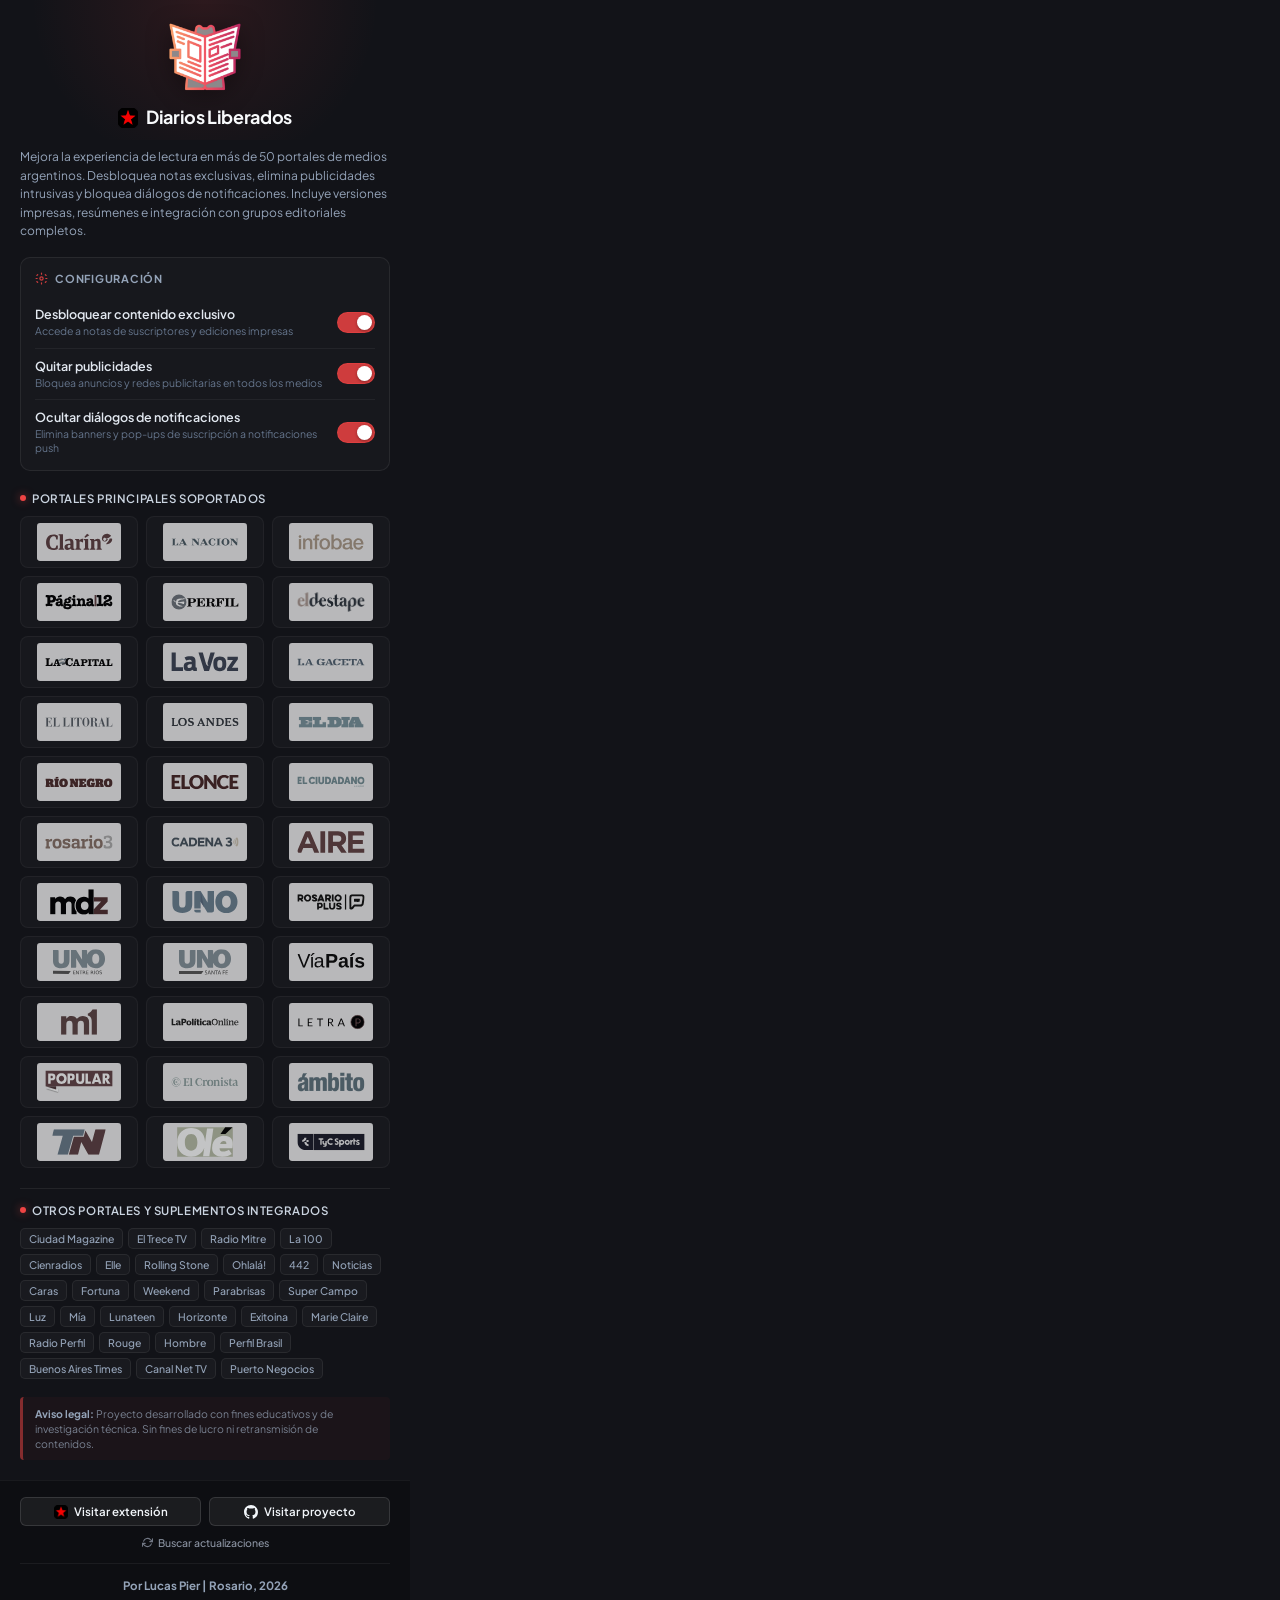
<file: popup.html>
<!DOCTYPE html>
<html lang="es">

<head>
    <meta charset="utf-8" />
    <meta name="viewport" content="width=device-width, initial-scale=1.0">
    <title>Diarios Liberados</title>
    <link rel="preconnect" href="https://fonts.googleapis.com">
    <link rel="preconnect" href="https://fonts.gstatic.com" crossorigin>
    <link href="https://fonts.googleapis.com/css2?family=Plus+Jakarta+Sans:wght@400;500;600;700&display=swap"
        rel="stylesheet">
    <link rel="stylesheet" href="css/popup.css">
</head>

<body>
    <header>
        <img src="imagenes/lector.png" alt="Diarios Liberados" class="logoDL">
        <h1><span><img src="imagenes/favicon-32x32.png" alt="Diarios Liberados"></span>Diarios Liberados</h1>
    </header>

    <main>
        <p class="intro-desc">Mejora la experiencia de lectura en más de 50 portales de medios argentinos. Desbloquea
            notas exclusivas, elimina publicidades intrusivas y bloquea diálogos de notificaciones. Incluye versiones
            impresas, resúmenes e integración con grupos editoriales completos.</p>

        <!-- Sección de Configuración -->
        <section class="config-section">
            <h2 class="config-title">
                <span class="config-title-icon">
                    <svg width="13" height="13" viewBox="0 0 24 24" fill="none" stroke="currentColor" stroke-width="2.2"
                        stroke-linecap="round" stroke-linejoin="round">
                        <circle cx="12" cy="12" r="3" />
                        <path
                            d="M19.07 4.93a10 10 0 0 1 1.41 1.41M4.93 4.93a10 10 0 0 0-1.41 1.41M19.07 19.07a10 10 0 0 0 1.41-1.41M4.93 19.07a10 10 0 0 1-1.41-1.41M12 2v2M12 20v2M2 12h2M20 12h2" />
                    </svg>
                </span>
                Configuración
            </h2>

            <!-- Banner de permisos faltantes: lo completa js/popup.js.
                 Los tres avisos arrancan con hidden y es el JS el que los revela: así el popup no
                 muestra un hueco vacío en el primer frame, antes de saber cuáles corresponden. -->
            <div class="permisos-banner-wrapper" id="permisos-banner-wrapper" hidden>
                <div class="permisos-banner">
                    <svg width="13" height="13" viewBox="0 0 24 24" fill="none" stroke="currentColor" stroke-width="2.2"
                        stroke-linecap="round" stroke-linejoin="round">
                        <path d="M12 9v4M12 17h.01" />
                        <path d="M10.29 3.86 1.82 18a2 2 0 0 0 1.71 3h16.94a2 2 0 0 0 1.71-3L13.71 3.86a2 2 0 0 0-3.42 0z" />
                    </svg>
                    <span id="permisos-banner-text"></span>
                    <button class="btn-permisos" id="btn-permisos">Dar acceso</button>
                </div>
            </div>

            <!-- Aviso de límite en La Nación: lo muestra js/popup.js si hay una pestaña del medio abierta -->
            <div class="limite-banner-wrapper" id="limite-banner-wrapper" hidden>
                <div class="limite-banner">
                    <svg width="13" height="13" viewBox="0 0 24 24" fill="none" stroke="currentColor" stroke-width="2.2"
                        stroke-linecap="round" stroke-linejoin="round">
                        <circle cx="12" cy="12" r="10" />
                        <path d="M12 16v-4M12 8h.01" />
                    </svg>
                    <span>Estás visitando <strong>La Nación</strong>, que es el único medio en el que no se desbloquean
                        las notas para suscriptores. Sí se desbloquean los resúmenes generados con IA y la escucha
                        de notas.</span>
                </div>
            </div>

            <!-- Banner de recarga animado -->
            <div class="reload-banner-wrapper" id="reload-banner-wrapper" hidden>
                <div class="reload-banner">
                    <svg width="13" height="13" viewBox="0 0 24 24" fill="none" stroke="currentColor" stroke-width="2.2"
                        stroke-linecap="round" stroke-linejoin="round">
                        <polyline points="23 4 23 10 17 10" />
                        <polyline points="1 20 1 14 7 14" />
                        <path d="M3.51 9a9 9 0 0 1 14.85-3.36L23 10M1 14l4.64 4.36A9 9 0 0 0 20.49 15" />
                    </svg>
                    <span id="reload-banner-text">Recargá la página para aplicar los cambios</span>
                    <button class="btn-reload" id="btn-reload">Recargar ahora</button>
                </div>
            </div>

            <!-- Toggle: Suscriptores -->
            <div class="config-row">
                <div class="config-info">
                    <span class="config-label">Desbloquear contenido exclusivo</span>
                    <span class="config-desc">Accede a notas de suscriptores y ediciones impresas</span>
                </div>
                <label class="toggle" for="toggle-suscriptores">
                    <input type="checkbox" id="toggle-suscriptores" checked>
                    <span class="toggle-track">
                        <span class="toggle-thumb"></span>
                    </span>
                </label>
            </div>

            <!-- Toggle: Publicidad -->
            <div class="config-row">
                <div class="config-info">
                    <span class="config-label">Quitar publicidades</span>
                    <span class="config-desc">Bloquea anuncios y redes publicitarias en todos los medios</span>
                </div>
                <label class="toggle" for="toggle-publicidad">
                    <input type="checkbox" id="toggle-publicidad" checked>
                    <span class="toggle-track">
                        <span class="toggle-thumb"></span>
                    </span>
                </label>
            </div>

            <!-- Toggle: Notificaciones -->
            <div class="config-row">
                <div class="config-info">
                    <span class="config-label">Ocultar diálogos de notificaciones</span>
                    <span class="config-desc">Elimina banners y pop-ups de suscripción a notificaciones push</span>
                </div>
                <label class="toggle" for="toggle-notificaciones">
                    <input type="checkbox" id="toggle-notificaciones" checked>
                    <span class="toggle-track">
                        <span class="toggle-thumb"></span>
                    </span>
                </label>
            </div>
        </section>

        <!-- Portales Principales -->
        <section class="portales-principales">
            <h3><span class="badge-dot"></span> Portales principales soportados</h3>
            <div class="portales-logos">
                <a href="https://www.clarin.com" target="_blank" title="Clarín"><img src="imagenes/logos/clarin.svg"
                        alt="Clarín"></a>
                <a href="https://www.lanacion.com.ar" target="_blank" title="La Nación"><img
                        src="imagenes/logos/lanacion.svg" alt="La Nación"></a>
                <a href="https://www.infobae.com" target="_blank" title="Infobae"><img
                        src="imagenes/logos/infobae.svg" alt="Infobae"></a>
                <a href="https://www.pagina12.com.ar" target="_blank" title="Página 12"><img
                        src="imagenes/logos/pagina12.svg" alt="Página 12"></a>
                <a href="https://www.perfil.com" target="_blank" title="Perfil"><img
                        src="imagenes/logos/perfil.svg" alt="Perfil"></a>
                <a href="https://www.eldestape.com" target="_blank" title="El Destape"><img
                        src="imagenes/logos/eldestape.svg" alt="El Destape"></a>
                <a href="https://www.lacapital.com.ar" target="_blank" title="La Capital"><img
                        src="imagenes/logos/lacapital.svg" alt="La Capital"></a>
                <a href="https://www.lavoz.com.ar" target="_blank" title="La Voz"><img
                        src="imagenes/logos/lavoz.svg" alt="La Voz"></a>
                <a href="https://www.lagaceta.com.ar" target="_blank" title="La Gaceta"><img
                        src="imagenes/logos/lagaceta.svg" alt="La Gaceta"></a>
                <a href="https://www.ellitoral.com" target="_blank" title="El Litoral"><img
                        src="imagenes/logos/ellitoral.svg" alt="El Litoral"></a>
                <a href="https://www.losandes.com.ar" target="_blank" title="Los Andes"><img
                        src="imagenes/logos/losandes.svg" alt="Los Andes"></a>
                <a href="https://www.eldia.com" target="_blank" title="El Día"><img
                        src="imagenes/logos/eldia.svg" alt="El Día"></a>
                <a href="https://www.rionegro.com.ar" target="_blank" title="Río Negro"><img
                        src="imagenes/logos/rionegro.svg" alt="Río Negro"></a>
                <a href="https://www.elonce.com" target="_blank" title="Elonce"><img
                        src="imagenes/logos/elonce.svg" alt="Elonce"></a>
                <a href="https://www.elciudadanoweb.com" target="_blank" title="El Ciudadano"><img
                        src="imagenes/logos/elciudadano.svg" alt="El Ciudadano"></a>
                <a href="https://www.rosario3.com" target="_blank" title="Rosario 3"><img
                        src="imagenes/logos/rosario3.svg" alt="Rosario 3"></a>
                <a href="https://www.cadena3.com" target="_blank" title="Cadena 3"><img
                        src="imagenes/logos/cadena3.svg" alt="Cadena 3"></a>
                <a href="https://www.airedesantafe.com.ar" target="_blank" title="Aire de Santa Fe"><img
                        src="imagenes/logos/airedesantafe.svg" alt="Aire de Santa Fe"></a>
                <a href="https://www.mdzol.com" target="_blank" title="MDZ Online"><img
                        src="imagenes/logos/mdz.svg" alt="MDZ Online"></a>
                <a href="https://www.diariouno.com.ar" target="_blank" title="Diario Uno"><img
                        src="imagenes/logos/uno.svg" alt="Diario Uno"></a>
                <a href="https://www.rosarioplus.com" target="_blank" title="Rosario Plus"><img
                        src="imagenes/logos/rosarioplus.svg" alt="Rosario Plus"></a>
                <a href="https://www.unoentrerios.com.ar/" target="_blank" title="Diario Uno Entre Ríos"><img
                        src="imagenes/logos/unoentrerios.svg" alt="Diario Uno Entre Ríos"></a>
                <a href="https://www.unosantafe.com.ar/" target="_blank" title="Diario Uno Santa Fe"><img
                        src="imagenes/logos/unosantafe.svg" alt="Diario Uno Santa Fe"></a>
                <a href="https://viapais.com.ar/" target="_blank" title="Vía País"><img
                        src="imagenes/logos/viapais.svg" alt="Vía País"></a>
                <a href="https://www.minutouno.com" target="_blank" title="Minuto Uno"><img
                        src="imagenes/logos/minutouno.svg" alt="Minuto Uno"></a>
                <a href="https://www.lapoliticaonline.com" target="_blank" title="La Política Online"><img
                        src="imagenes/logos/lpo.svg" alt="LPO"></a>
                <a href="https://www.letrap.com.ar" target="_blank" title="Letra P"><img
                        src="imagenes/logos/letrap.svg" alt="Letra P"></a>
                <a href="https://www.diariopopular.com.ar" target="_blank" title="Diario Popular"><img
                        src="imagenes/logos/diariopopular.svg" alt="Diario Popular"></a>
                <a href="https://www.cronista.com" target="_blank" title="El Cronista"><img
                        src="imagenes/logos/elcronista.svg" alt="El Cronista"></a>
                <a href="https://www.ambito.com" target="_blank" title="Ámbito Financiero"><img
                        src="imagenes/logos/ambito.svg" alt="Ámbito"></a>
                <a href="https://tn.com.ar" target="_blank" title="TN"><img
                        src="imagenes/logos/tn.svg" alt="TN"></a>
                <a href="https://www.ole.com.ar" target="_blank" title="Olé"><img
                        src="imagenes/logos/ole.svg" alt="Olé"></a>
                <a href="https://www.tycsports.com" target="_blank" title="TyC Sports"><img
                        src="imagenes/logos/tycsports.svg" alt="TyC Sports"></a>
            </div>
        </section>

        <section class="otros-medios">
            <h3><span class="badge-dot"></span> Otros portales y suplementos integrados</h3>
            <div class="otros-medios-list">
                <!-- Grupo Clarín -->
                <a href="https://www.ciudad.com.ar" target="_blank">Ciudad Magazine</a>
                <a href="https://www.eltrecetv.com.ar" target="_blank">El Trece TV</a>
                <a href="https://radiomitre.cienradios.com" target="_blank">Radio Mitre</a>
                <a href="https://la100.cienradios.com" target="_blank">La 100</a>
                <a href="https://ar.cienradios.com" target="_blank">Cienradios</a>
                <a href="https://elle.clarin.com" target="_blank">Elle</a>
                <!-- La Nación -->
                <a href="https://es.rollingstone.com/arg/" target="_blank">Rolling Stone</a>
                <a href="https://www.somosohlala.com/" target="_blank">Ohlalá!</a>
                <!-- Editorial Perfil -->
                <a href="https://442.perfil.com" target="_blank">442</a>
                <a href="https://noticias.perfil.com" target="_blank">Noticias</a>
                <a href="https://caras.perfil.com" target="_blank">Caras</a>
                <a href="https://fortuna.perfil.com" target="_blank">Fortuna</a>
                <a href="https://weekend.perfil.com" target="_blank">Weekend</a>
                <a href="https://parabrisas.perfil.com" target="_blank">Parabrisas</a>
                <a href="https://supercampo.perfil.com" target="_blank">Super Campo</a>
                <a href="https://luz.perfil.com" target="_blank">Luz</a>
                <a href="https://mia.perfil.com" target="_blank">Mía</a>
                <a href="https://lunateen.perfil.com" target="_blank">Lunateen</a>
                <a href="https://horizonte.perfil.com" target="_blank">Horizonte</a>
                <a href="https://exitoina.perfil.com" target="_blank">Exitoina</a>
                <a href="https://marieclaire.perfil.com" target="_blank">Marie Claire</a>
                <a href="https://radio.perfil.com" target="_blank">Radio Perfil</a>
                <a href="https://rouge.perfil.com" target="_blank">Rouge</a>
                <a href="https://hombre.perfil.com" target="_blank">Hombre</a>
                <a href="https://brasil.perfil.com" target="_blank">Perfil Brasil</a>
                <a href="https://www.batimes.com.ar" target="_blank">Buenos Aires Times</a>
                <a href="https://www.canalnet.tv" target="_blank">Canal Net TV</a>
                <!-- El Litoral -->
                <a href="https://www.puertonegocios.com/" target="_blank">Puerto Negocios</a>
            </div>
        </section>

        <div class="disclaimer">
            <p><strong>Aviso legal:</strong> Proyecto desarrollado con fines educativos y de investigación técnica. Sin
                fines de lucro ni retransmisión de contenidos.</p>
        </div>
    </main>

    <footer>
        <div class="footer-meta">
            <div class="footer-links">
                <!-- js/popup.js le agrega ?version= con la versión instalada. El href de acá es
                     el respaldo: sin JS el enlace sigue llevando a la página, sólo que la página
                     no va a poder decirle si está al día. -->
                <a href="https://lucaspier.github.io/diarios-liberados/" target="_blank" class="btn-footer"
                    id="btn-visitar" title="Ver la página de la extensión">
                    <img src="imagenes/favicon-32x32.png" alt="" width="14" height="14">
                    Visitar extensión
                </a>
                <a href="https://github.com/LucasPier/diarios-liberados/" target="_blank" class="btn-footer"
                    title="Ver el proyecto en GitHub">
                    <svg width="14" height="14" viewBox="0 0 24 24" fill="currentColor">
                        <path
                            d="M12 0C5.37 0 0 5.37 0 12c0 5.31 3.435 9.795 8.205 11.385.6.105.825-.255.825-.57 0-.285-.015-1.23-.015-2.235-3.015.555-3.795-.735-4.035-1.41-.135-.345-.72-1.41-1.23-1.695-.42-.225-1.02-.78-.015-.795.945-.015 1.62.87 1.845 1.23 1.08 1.815 2.805 1.305 3.495.99.105-.78.42-1.305.765-1.605-2.67-.3-5.46-1.335-5.46-5.925 0-1.305.465-2.385 1.23-3.225-.12-.3-.54-1.53.12-3.18 0 0 1.005-.315 3.3 1.23.96-.27 1.98-.405 3-.405s2.04.135 3 .405c2.295-1.56 3.3-1.23 3.3-1.23.66 1.65.24 2.88.12 3.18.765.84 1.23 1.905 1.23 3.225 0 4.605-2.805 5.625-5.475 5.925.435.375.81 1.095.81 2.22 0 1.605-.015 2.895-.015 3.3 0 .315.225.69.825.57A12.02 12.02 0 0024 12c0-6.63-5.37-12-12-12z" />
                    </svg>
                    Visitar proyecto
                </a>
            </div>
            <div class="footer-version">
                <!-- Lo completa js/popup.js leyendo el manifest -->
                <span class="version-tag" id="extension-version" hidden></span>
                <button type="button" class="btn-check-update" id="btn-check-update"
                    title="Comprobar si hay una versión más nueva">
                    <svg width="11" height="11" viewBox="0 0 24 24" fill="none" stroke="currentColor" stroke-width="2.4"
                        stroke-linecap="round" stroke-linejoin="round">
                        <polyline points="23 4 23 10 17 10" />
                        <polyline points="1 20 1 14 7 14" />
                        <path d="M3.51 9a9 9 0 0 1 14.85-3.36L23 10M1 14l4.64 4.36A9 9 0 0 0 20.49 15" />
                    </svg>
                    Buscar actualizaciones
                </button>
            </div>
        </div>
        <p><strong>Por Lucas Pier | Rosario, 2026</strong></p>
    </footer>
    <script src="js/popup.js"></script>
</body>

</html>
</file>
<file: css/landing.css>
/* ═══════════════════════════════════════════════════════════
   landing.css — Estilos de la página de presentación (GitHub Pages)
   Paleta y tipografía compartidas con css/popup.css
   ═══════════════════════════════════════════════════════════ */

:root {
    --bg:             #121318;
    --bg-alt:         #0d0e12;
    --surface:        rgba(255, 255, 255, 0.025);
    --surface-hover:  rgba(255, 255, 255, 0.06);
    --border:         rgba(255, 255, 255, 0.07);
    --border-strong:  rgba(255, 255, 255, 0.14);
    --accent:         #ef4444;
    --accent-soft:    rgba(239, 68, 68, 0.12);
    --ok:             #4ade80;
    --info:           #60a5fa;
    --text:           #94a3b8;
    --text-strong:    #e2e8f0;
    --text-bright:    #f8fafc;
    --muted:          #64748b;
    --radius:         10px;
}

* {
    box-sizing: border-box;
}

/* El atributo hidden debe ganarle a cualquier display de autor.
   Sin esto, reglas como `.btn { display: inline-flex }` pisan el
   `display: none` que el navegador aplica a [hidden] y el elemento
   sigue visible aunque el marcado diga lo contrario. */
[hidden] {
    display: none !important;
}

html {
    scroll-behavior: smooth;
}

body {
    margin: 0;
    font-family: 'Plus Jakarta Sans', system-ui, -apple-system, BlinkMacSystemFont, 'Segoe UI', Roboto, sans-serif;
    background: var(--bg);
    color: var(--text);
    line-height: 1.6;
    -webkit-font-smoothing: antialiased;
}

.wrap {
    width: 100%;
    max-width: 980px;
    margin: 0 auto;
    padding: 0 20px;
}

a {
    color: inherit;
}

/* ═══════════════════════════════════════════════════════════
   Header / Hero
   ═══════════════════════════════════════════════════════════ */
.hero {
    padding: 48px 0 40px;
    text-align: center;
    background: radial-gradient(circle at top, rgba(239, 68, 68, 0.13) 0%, rgba(18, 19, 24, 0) 65%);
}

.hero-logo {
    width: 100%;
    max-width: 200px;
    height: auto;
    margin: 0 auto 16px;
    display: block;
    filter: drop-shadow(0 6px 18px rgba(0, 0, 0, 0.45));
}

.hero h1 {
    display: flex;
    align-items: center;
    justify-content: center;
    gap: 10px;
    margin: 0 0 12px;
    font-size: clamp(26px, 5vw, 38px);
    font-weight: 700;
    color: var(--text-bright);
    letter-spacing: -0.03em;
}

.hero h1 img {
    width: 32px;
    height: 32px;
}

.hero-desc {
    max-width: 660px;
    margin: 0 auto 24px;
    font-size: 15px;
    color: var(--text);
}

/* Acciones del hero */
.hero-actions {
    display: flex;
    flex-wrap: wrap;
    align-items: center;
    justify-content: center;
    gap: 10px;
}

.btn {
    display: inline-flex;
    align-items: center;
    gap: 8px;
    padding: 11px 20px;
    font-family: inherit;
    font-size: 14px;
    font-weight: 600;
    border-radius: 8px;
    text-decoration: none;
    border: 1px solid transparent;
    transition: all 0.2s ease;
    white-space: nowrap;
}

.btn-accent {
    color: #fff;
    background: var(--accent);
    border-color: rgba(239, 68, 68, 0.5);
    box-shadow: 0 4px 16px rgba(239, 68, 68, 0.22);
}

.btn-accent:hover {
    background: #dc2626;
    transform: translateY(-2px);
    box-shadow: 0 6px 20px rgba(239, 68, 68, 0.32);
}

.btn-ghost {
    color: var(--text-bright);
    background: rgba(255, 255, 255, 0.06);
    border-color: var(--border-strong);
}

.btn-ghost:hover {
    background: rgba(255, 255, 255, 0.13);
    border-color: rgba(255, 255, 255, 0.25);
    transform: translateY(-2px);
}

.btn-sm {
    padding: 7px 14px;
    font-size: 12.5px;
}

/* Nota de versión: dato secundario, deliberadamente discreto.
   Solo aparece cuando la página no está comparando versiones. */
.version-note {
    margin: 16px 0 0;
    font-size: 11.5px;
    font-weight: 400;
    color: var(--muted);
    letter-spacing: 0.02em;
    opacity: 0.75;
}

/* ═══════════════════════════════════════════════════════════
   Bloque de estado de versión (dinámico)
   ═══════════════════════════════════════════════════════════ */
.version-status {
    display: flex;
    align-items: center;
    gap: 14px;
    max-width: 620px;
    margin: 26px auto 0;
    padding: 14px 16px;
    text-align: left;
    background: var(--surface);
    border: 1px solid var(--border);
    border-radius: var(--radius);
    transition: box-shadow 0.3s ease, border-color 0.3s ease;
}

.version-status-icon {
    flex-shrink: 0;
    display: flex;
    align-items: center;
    justify-content: center;
    width: 34px;
    height: 34px;
    border-radius: 50%;
    font-size: 17px;
    font-weight: 700;
    line-height: 1;
}

.version-status-body {
    flex: 1;
    min-width: 0;
}

.version-status-title {
    display: block;
    font-size: 14px;
    font-weight: 700;
    color: var(--text-strong);
}

.version-status-text {
    display: block;
    font-size: 12.5px;
    color: var(--muted);
    line-height: 1.45;
}

/* Variantes de estado */
.version-status.is-ok {
    border-color: rgba(74, 222, 128, 0.3);
    background: rgba(74, 222, 128, 0.06);
}

.version-status.is-ok .version-status-icon {
    color: var(--ok);
    background: rgba(74, 222, 128, 0.14);
}

.version-status.is-outdated {
    border-color: rgba(239, 68, 68, 0.35);
    background: rgba(239, 68, 68, 0.07);
}

.version-status.is-outdated .version-status-icon {
    color: var(--accent);
    background: rgba(239, 68, 68, 0.16);
}

.version-status.is-dev {
    border-color: rgba(96, 165, 250, 0.3);
    background: rgba(96, 165, 250, 0.06);
}

.version-status.is-dev .version-status-icon {
    color: var(--info);
    background: rgba(96, 165, 250, 0.14);
}

.version-status.is-highlight {
    animation: pulse-highlight 1.6s ease-out 1;
}

@keyframes pulse-highlight {
    0%   { box-shadow: 0 0 0 0 rgba(239, 68, 68, 0.45); }
    100% { box-shadow: 0 0 0 16px rgba(239, 68, 68, 0); }
}

@media (prefers-reduced-motion: reduce) {
    html { scroll-behavior: auto; }
    .version-status.is-highlight,
    .medio.is-highlight { animation: none; }
    .btn:hover, .portal-card:hover, .otros-list a:hover { transform: none; }
}

/* ═══════════════════════════════════════════════════════════
   Secciones genéricas
   ═══════════════════════════════════════════════════════════ */
section {
    padding: 40px 0;
    border-top: 1px solid var(--border);
}

.section-title {
    display: flex;
    align-items: center;
    gap: 9px;
    margin: 0 0 6px;
    font-size: 13px;
    font-weight: 700;
    text-transform: uppercase;
    letter-spacing: 0.07em;
    color: var(--text-strong);
}

.badge-dot {
    width: 7px;
    height: 7px;
    background: var(--accent);
    border-radius: 50%;
    box-shadow: 0 0 8px rgba(239, 68, 68, 0.6);
    flex-shrink: 0;
}

.section-lead {
    margin: 0 0 22px;
    font-size: 13.5px;
    color: var(--muted);
}

/* ═══════════════════════════════════════════════════════════
   Cards de funcionalidades
   ═══════════════════════════════════════════════════════════ */
.features {
    display: grid;
    grid-template-columns: repeat(auto-fit, minmax(240px, 1fr));
    gap: 14px;
}

.feature-card {
    padding: 18px;
    background: var(--surface);
    border: 1px solid var(--border);
    border-radius: var(--radius);
}

.feature-icon {
    display: flex;
    align-items: center;
    justify-content: center;
    width: 36px;
    height: 36px;
    margin-bottom: 12px;
    color: var(--accent);
    background: var(--accent-soft);
    border-radius: 9px;
}

.feature-card h3 {
    margin: 0 0 6px;
    font-size: 14.5px;
    font-weight: 600;
    color: var(--text-strong);
}

.feature-card p {
    margin: 0;
    font-size: 12.5px;
    color: var(--muted);
    line-height: 1.5;
}

/* ═══════════════════════════════════════════════════════════
   Grilla de portales
   ═══════════════════════════════════════════════════════════ */
.portales-grid {
    display: grid;
    grid-template-columns: repeat(auto-fill, minmax(130px, 1fr));
    gap: 10px;
}

.portal-card {
    display: flex;
    align-items: center;
    justify-content: center;
    height: 64px;
    padding: 10px 14px;
    background: rgba(255, 255, 255, 0.03);
    border: 1px solid rgba(255, 255, 255, 0.06);
    border-radius: 8px;
    opacity: 0.75;
    filter: grayscale(0.85);
    transition: all 0.2s cubic-bezier(0.4, 0, 0.2, 1);
}

.portal-card:hover {
    opacity: 1;
    filter: grayscale(0);
    background: var(--surface-hover);
    border-color: rgba(255, 255, 255, 0.18);
    transform: translateY(-2px);
    box-shadow: 0 4px 14px rgba(0, 0, 0, 0.35);
}

.portal-card img {
    width: 100%;
    height: 100%;
    max-height: 42px;
    object-fit: contain;
}

/* Chips de otros medios */
.otros {
    margin-top: 28px;
    padding-top: 22px;
    border-top: 1px solid var(--border);
}

.otros-list {
    display: flex;
    flex-wrap: wrap;
    gap: 6px;
}

.otros-list a {
    font-size: 11.5px;
    font-weight: 500;
    color: var(--text);
    background: rgba(255, 255, 255, 0.03);
    border: 1px solid var(--border);
    padding: 4px 10px;
    border-radius: 6px;
    text-decoration: none;
    transition: all 0.18s ease;
}

.otros-list a:hover {
    color: #fff;
    background: rgba(239, 68, 68, 0.18);
    border-color: rgba(239, 68, 68, 0.4);
    transform: translateY(-1px);
}

/* ═══════════════════════════════════════════════════════════
   Instalación: plataforma → navegador → pasos
   ═══════════════════════════════════════════════════════════ */

/* Pestañas de plataforma (escritorio / teléfono).
   Vienen con [hidden] en el marcado y las revela js/landing.js: sin JS no hay
   nada que las controle, así que los dos paneles se muestran apilados y la
   sección sigue explicando cómo instalar. */
.plataforma-tabs {
    display: flex;
    gap: 6px;
    margin-bottom: 18px;
    padding: 5px;
    background: var(--surface);
    border: 1px solid var(--border);
    border-radius: 999px;
}

.plataforma-tab {
    flex: 1;
    display: flex;
    align-items: center;
    justify-content: center;
    gap: 7px;
    padding: 9px 16px;
    font-family: inherit;
    font-size: 13px;
    font-weight: 600;
    color: var(--text);
    background: transparent;
    border: 1px solid transparent;
    border-radius: 999px;
    cursor: pointer;
    transition: all 0.2s cubic-bezier(0.4, 0, 0.2, 1);
}

.plataforma-tab:hover {
    color: var(--text-strong);
    background: var(--surface-hover);
}

.plataforma-tab[aria-selected="true"] {
    color: var(--text-bright);
    background: var(--accent-soft);
    border-color: rgba(239, 68, 68, 0.3);
}

/* Encabezado de cada panel: sólo se ve cuando el JS no corrió y los dos
   paneles quedan uno debajo del otro. Con las pestañas activas sobra. */
.js .plataforma-titulo {
    display: none;
}

.plataforma-titulo {
    margin: 26px 0 14px;
    font-size: 16px;
    color: var(--text-bright);
}

/* ═══════════════════════════════════════════════════════════
   Navegadores compatibles (selector)
   ═══════════════════════════════════════════════════════════ */
.navegadores-grupo + .navegadores-grupo {
    margin-top: 14px;
}

.navegadores-grupo-titulo {
    margin: 0 0 8px;
    font-size: 11px;
    font-weight: 700;
    letter-spacing: 0.04em;
    text-transform: uppercase;
    color: var(--muted);
}

.navegadores-franja {
    display: flex;
    gap: 10px;
    /* Sin esto rige el `stretch` implícito del flex y TODA la fila copia la
       altura de la tarjeta marcada como "El tuyo", que crece por su franja
       inferior. Se notaba desde que hay dos filas: la del navegador en uso
       quedaba visiblemente más alta que la otra. Centradas, cada tarjeta
       conserva su altura natural y sólo sobresale la marcada. */
    align-items: center;
    /* En pantallas angostas la franja se desplaza en horizontal en lugar de
       apilarse: mantiene la altura baja y evita depender de un carrusel. */
    overflow-x: auto;
    scroll-snap-type: x proximity;
    padding-bottom: 6px;
    scrollbar-width: thin;
    scrollbar-color: rgba(255, 255, 255, 0.14) transparent;
}

.navegadores-franja::-webkit-scrollbar {
    height: 5px;
}

.navegadores-franja::-webkit-scrollbar-track {
    background: transparent;
}

.navegadores-franja::-webkit-scrollbar-thumb {
    background: rgba(255, 255, 255, 0.14);
    border-radius: 999px;
}

.navegador {
    /* Crecen para repartirse el ancho disponible, pero nunca se encogen:
       cuando no entran, la franja pasa a desplazarse. */
    flex: 1 0 auto;
    min-width: 132px;
    scroll-snap-align: start;
    display: flex;
    /* Permite que la franja de "El tuyo" baje a su propia línea a todo el ancho */
    flex-wrap: wrap;
    align-items: center;
    justify-content: center;
    /* Sin separación entre líneas: la de la franja la fija su propio margen */
    gap: 0 9px;
    padding: 10px 14px;
    font-family: inherit;
    background: rgba(255, 255, 255, 0.03);
    border: 1px solid rgba(255, 255, 255, 0.06);
    border-radius: 8px;
    opacity: 0.75;
    filter: grayscale(0.85);
    cursor: pointer;
    transition: all 0.2s cubic-bezier(0.4, 0, 0.2, 1);
}

/* Sin desplazamiento ni sombra al pasar el mouse: el overflow-x de la franja
   recorta todo lo que se salga de su caja, así que ambos efectos quedaban
   cortados por arriba. El realce se resuelve solo con color y borde. */
/* Cuando es la única opción de su franja no tiene entre quiénes repartirse el
   ancho: estirada a toda la fila deja de leerse como una tarjeta elegible. */
.navegador:only-child {
    flex: 0 0 auto;
}

.navegador:hover {
    opacity: 1;
    filter: grayscale(0);
    background: var(--surface-hover);
    border-color: rgba(255, 255, 255, 0.18);
}

.navegador:focus-visible {
    outline: 2px solid var(--accent);
    outline-offset: 2px;
}

/* Navegador elegido: es el que decide qué pasos se muestran, así que lleva el
   acento rojo. Se distingue así de .is-actual, que sólo informa desde cuál se
   está visitando la página y puede no ser el elegido. */
.navegador.is-elegida {
    opacity: 1;
    filter: grayscale(0);
    background: var(--accent-soft);
    border-color: rgba(239, 68, 68, 0.45);
}

/* Navegador desde el que se está visitando la página: se distingue con el
   mismo lenguaje que el hover (borde y color plenos), no con el acento rojo. */
.navegador.is-actual {
    opacity: 1;
    filter: grayscale(0);
    border-color: rgba(255, 255, 255, 0.35);
    /* Sin padding lateral: así el área de contenido llega hasta los bordes
       y la franja inferior puede ocuparlos por completo. */
    padding: 10px 0;
}

.navegador.is-actual:not(.is-elegida) {
    background: var(--surface-hover);
}

/* Franja inferior a todo el ancho de la tarjeta: se lee como un borde
   inferior engrosado que contiene al texto.

   Los márgenes laterales negativos parecen redundantes, porque .is-actual ya
   anula el padding lateral y la franja llegaría a los bordes igual. No lo son:
   como las tarjetas son `flex: 1 0 auto`, su ancho base se calcula a partir
   del contenido, y sin esos -14px el chip ensancharía 14px la tarjeta marcada
   respecto de las demás. El margen inferior compensa el padding vertical. */
.navegador-chip {
    flex-basis: 100%;
    margin: 9px -14px -10px;
    padding: 4px 14px 3px;
    text-align: center;
    text-transform: uppercase;
    font-size: 10px;
    font-weight: 700;
    color: #8f8f8f;
    background: rgb(0 0 0 / 40%);
    border-top: 1px solid rgba(255, 255, 255, 0.14);
    /* 7px = los 8px de la tarjeta menos su borde de 1px */
    border-radius: 0 0 7px 7px;
    white-space: nowrap;
}

/* La tilde va como pseudo-elemento y no en el texto: es decoración que
   refuerza el chip, no información que el chip no diga ya. */
.navegador-chip::before {
    content: "✓";
    margin-right: 4px;
    color: var(--ok);
    font-weight: 700;
}

.navegador img {
    width: 22px;
    height: 22px;
    flex-shrink: 0;
    object-fit: contain;
}

/* Solo el nombre del navegador: se excluye la franja inferior, que es también
   un span y de otro modo heredaría de acá tamaño, peso y color. Un selector de
   tipo (.navegador span) pesa más que una clase suelta (.navegador-chip), así
   que sin esta exclusión ganaría siempre, estuviera donde estuviera. */
.navegador span:not(.navegador-chip) {
    font-size: 12.5px;
    font-weight: 600;
    color: var(--text-strong);
    white-space: nowrap;
}

/* ═══════════════════════════════════════════════════════════
   Camino de instalación (los pasos de un navegador)
   ═══════════════════════════════════════════════════════════ */
.camino {
    margin-top: 22px;
}

.camino-titulo {
    margin: 0 0 12px;
    font-size: 14.5px;
    font-weight: 600;
    color: var(--text-bright);
}

/* ═══════════════════════════════════════════════════════════
   Instalación paso a paso
   ═══════════════════════════════════════════════════════════ */
.pasos {
    list-style: none;
    counter-reset: paso;
    margin: 0;
    padding: 0;
    display: grid;
    gap: 12px;
}

.pasos li {
    counter-increment: paso;
    position: relative;
    padding: 16px 18px 16px 58px;
    background: var(--surface);
    border: 1px solid var(--border);
    border-radius: var(--radius);
    font-size: 13.5px;
    color: var(--text);
}

.pasos li::before {
    content: counter(paso);
    position: absolute;
    left: 16px;
    top: 15px;
    display: flex;
    align-items: center;
    justify-content: center;
    width: 27px;
    height: 27px;
    font-size: 13px;
    font-weight: 700;
    color: var(--accent);
    background: var(--accent-soft);
    border: 1px solid rgba(239, 68, 68, 0.3);
    border-radius: 50%;
}

.pasos strong {
    color: var(--text-strong);
}

.pasos .paso-extra {
    display: block;
    margin-top: 8px;
    font-size: 12.5px;
    color: var(--muted);
}

/* Captura de pantalla dentro de un paso. Las de escritorio ocupan el ancho
   disponible; las de una pantalla de celular se acotan, porque estiradas a
   todo el ancho de la tarjeta quedan enormes y desproporcionadas. */
.paso-captura {
    display: block;
    /* Excepción al `border-box` global: con él, el borde de 1px se descuenta
       del ancho de la imagen (una captura de 660 px se dibuja en 658 y, por
       `height: auto`, el alto cae de 300 a 299). Son dos píxeles, pero la
       captura deja de estar a escala 1:1 y el reescalado se nota justo en el
       texto de la interfaz, que es lo único que el usuario viene a leer acá. */
    box-sizing: content-box;
    /* Sin `width: 100%`: las capturas se muestran a su tamaño real y sólo se
       achican si no entran. Estirar una captura de 460 px hasta el ancho de la
       tarjeta la deja borrosa, que es justo lo que no querés en la imagen que
       el usuario va a comparar contra su pantalla.
       El `calc` descuenta el borde que `content-box` dejó afuera del cálculo:
       sin él, una captura más ancha que la tarjeta se pasaría por 2 px. */
    max-width: calc(100% - 2px);
    height: auto;
    margin-top: 10px;
    border: 1px solid var(--border-strong);
    border-radius: 6px;
}

/* Las capturas de celular llegan con el ancho de la pantalla y hay que
   acotarlas, pero el límite lo pone la legibilidad: por debajo de esto el texto
   de la interfaz deja de leerse y el usuario no puede comparar contra su
   teléfono, que es para lo único que está la imagen.
   El `min` conserva el tope de la regla general: un `400px` a secas la pisaba,
   y en pantallas más angostas que la captura la imagen desbordaba la tarjeta y
   provocaba scroll horizontal. */
.paso-captura.es-movil {
    max-width: min(400px, calc(100% - 2px));
}

code {
    font-family: ui-monospace, SFMono-Regular, 'SF Mono', Consolas, 'Liberation Mono', monospace;
    font-size: 0.88em;
    color: var(--text-strong);
    background: rgba(255, 255, 255, 0.06);
    border: 1px solid var(--border);
    border-radius: 4px;
    padding: 1px 6px;
    white-space: nowrap;
}

/* Callout de advertencia */
.callout {
    display: flex;
    gap: 12px;
    margin-top: 20px;
    padding: 14px 16px;
    background: rgba(239, 68, 68, 0.05);
    border: 1px solid rgba(239, 68, 68, 0.22);
    border-left: 3px solid rgba(239, 68, 68, 0.6);
    border-radius: 6px;
}

/* Variante para cuando el callout precede al contenido en vez de seguirlo */
.callout-top {
    margin-top: 0;
    margin-bottom: 18px;
}

/* Variante informativa (azul) para lo que no es una advertencia: cómo se
   actualiza la extensión. */
.callout-info {
    background: rgba(96, 165, 250, 0.05);
    border-color: rgba(96, 165, 250, 0.22);
    border-left-color: rgba(96, 165, 250, 0.6);
}

.callout-info .callout-icon {
    color: var(--info);
}

.callout-icon {
    flex-shrink: 0;
    color: var(--accent);
    font-size: 17px;
    line-height: 1.4;
}

.callout p {
    margin: 0;
    font-size: 12.5px;
    line-height: 1.5;
    color: var(--text);
}

/* Sólo el título del callout va en su propia línea. Sin acotarlo al primer
   hijo, cualquier <strong> usado para destacar algo en medio del texto se
   convertía en bloque y partía la frase en tres. */
.callout p > strong:first-child {
    display: block;
    margin-bottom: 2px;
}

.callout strong {
    color: var(--text-strong);
}

/* ═══════════════════════════════════════════════════════════
   Detalle por medio (colapsable)
   ═══════════════════════════════════════════════════════════ */
.detalle {
    background: var(--surface);
    border: 1px solid var(--border);
    border-radius: var(--radius);
    overflow: hidden;
}

.detalle > summary {
    display: flex;
    align-items: center;
    gap: 10px;
    padding: 16px 18px;
    font-size: 13.5px;
    font-weight: 600;
    color: var(--text-strong);
    cursor: pointer;
    list-style: none;
    user-select: none;
    transition: background 0.18s ease;
}

.detalle > summary::-webkit-details-marker {
    display: none;
}

.detalle > summary:hover {
    background: rgba(255, 255, 255, 0.03);
}

.detalle > summary .chevron {
    margin-left: auto;
    color: var(--accent);
    transition: transform 0.25s ease;
}

.detalle[open] > summary .chevron {
    transform: rotate(180deg);
}

.detalle-body {
    display: grid;
    grid-template-columns: repeat(auto-fill, minmax(280px, 1fr));
    gap: 12px;
    padding: 4px 18px 20px;
}

.medio {
    padding: 14px 16px;
    background: rgba(255, 255, 255, 0.02);
    border: 1px solid var(--border);
    border-radius: 8px;
    scroll-margin: 24px;
    transition: border-color 0.3s ease, background 0.3s ease;
}

/* Resalte al llegar desde un logo de la grilla */
.medio.is-highlight {
    border-color: rgba(239, 68, 68, 0.45);
    background: rgba(239, 68, 68, 0.06);
    animation: pulse-highlight 1.6s ease-out 1;
}

.medio h3 {
    margin: 0 0 9px;
    font-size: 13.5px;
    font-weight: 700;
    color: var(--text-bright);
}

.medio ul {
    margin: 0;
    padding: 0;
    list-style: none;
    display: grid;
    gap: 5px;
}

.medio li {
    position: relative;
    padding-left: 21px;
    font-size: 12px;
    line-height: 1.45;
    color: var(--text);
}

.medio li::before {
    position: absolute;
    left: 0;
    top: 0;
    font-weight: 700;
    font-size: 12px;
}

.f-yes::before  { content: "✓"; color: var(--ok); }
.f-no::before   { content: "✕"; color: var(--accent); }
.f-info::before { content: "i"; color: var(--info); font-style: italic; padding-left: 4px; }

/* ═══════════════════════════════════════════════════════════
   Aviso legal
   ═══════════════════════════════════════════════════════════ */
.legal {
    padding: 16px 18px;
    background: rgba(239, 68, 68, 0.04);
    border-left: 3px solid rgba(239, 68, 68, 0.5);
    border-radius: 4px;
}

.legal p {
    margin: 0 0 10px;
    font-size: 12.5px;
    line-height: 1.55;
    color: #788090;
}

.legal p:last-child {
    margin-bottom: 0;
}

.legal strong {
    color: var(--text);
}

/* ═══════════════════════════════════════════════════════════
   Footer
   ═══════════════════════════════════════════════════════════ */
footer {
    padding: 26px 0 32px;
    background: var(--bg-alt);
    border-top: 1px solid var(--border);
    text-align: center;
}

.footer-inner {
    display: flex;
    flex-direction: column;
    align-items: center;
    gap: 12px;
}

/* Mismo encuadre que el footer del popup: la imagen se amplía al 180% del
   contenedor y se ancla abajo al centro, por lo que queda recortada a propósito.
   El popup lo consigue con background-size: 90px sobre una caja de 50px;
   el porcentaje replica esa proporción sea cual sea el tamaño del avatar. */
footer p {
    margin: 0;
    font-size: 12.5px;
    color: var(--muted);
}

footer p strong {
    color: var(--text);
}

/* ═══════════════════════════════════════════════════════════
   Responsive
   ═══════════════════════════════════════════════════════════ */
@media (max-width: 640px) {
    .hero {
        padding: 32px 0 30px;
    }

    .hero-actions {
        flex-direction: column;
        align-items: stretch;
    }

    .hero-actions .btn {
        justify-content: center;
    }

    .version-status {
        flex-direction: column;
        align-items: flex-start;
    }

    .portales-grid {
        grid-template-columns: repeat(auto-fill, minmax(100px, 1fr));
    }

    .portal-card {
        height: 54px;
    }

    section {
        padding: 32px 0;
    }

    .plataforma-tab {
        padding: 9px 8px;
        font-size: 12.5px;
    }
}
</file>
<file: css/popup.css>
* {
    box-sizing: border-box;
}

/* El atributo hidden debe ganarle a cualquier display de autor */
[hidden] {
    display: none !important;
}

body {
    /* 410px es el ancho del panel en escritorio. El max-width es por Firefox para Android, donde el
       popup ocupa la pantalla completa y un teléfono puede ser más angosto que 410px.
       Tiene que ser 100% y NO 100vw: vw incluye el ancho de la barra de scroll, y como el popup se
       dimensiona a partir de su contenido, eso arma un bucle —body de 410 → aparece la barra →
       el área queda en ~395 → desborda → el navegador reajusta la ventana → vuelve a empezar— que
       se ve como un popup temblando de ancho al abrirse y cada vez que cambia la altura del
       contenido. El porcentaje se resuelve contra el bloque contenedor, sin la barra, y no
       participa del cálculo del ancho preferido. */
    width: 410px;
    max-width: 100%;
    margin: 0;
    padding: 0;
    font-family: 'Plus Jakarta Sans', system-ui, -apple-system, BlinkMacSystemFont, 'Segoe UI', Roboto, sans-serif;
    background: #121318;
    color: #94a3b8;
    -webkit-font-smoothing: antialiased;
}

/* Header */
header {
    padding: 20px 20px 12px;
    text-align: center;
    background: radial-gradient(circle at top, rgba(239, 68, 68, 0.12) 0%, rgba(18, 19, 24, 0) 70%);
}

.logoDL {
    width: 100%;
    height: 72px;
    object-fit: contain;
    object-position: center center;
    margin-bottom: 8px;
    filter: drop-shadow(0 4px 12px rgba(0, 0, 0, 0.4));
}

h1 {
    display: flex;
    align-items: center;
    justify-content: center;
    gap: 8px;
    font-size: 18px;
    font-weight: 700;
    color: #f8fafc;
    letter-spacing: -0.02em;
    margin: 0;
}

h1 span img {
    width: 20px;
    height: 20px;
    vertical-align: middle;
}

/* Main */
main {
    padding: 8px 20px 20px;
}

.intro-desc {
    font-size: 12px;
    line-height: 1.55;
    color: #94a3b8;
    margin: 0 0 16px;
}

/* ═══════════════════════════════════════════════════════════
   Sección de Configuración
   ═══════════════════════════════════════════════════════════ */
.config-section {
    margin-top: 0;
    margin-bottom: 20px;
    padding: 14px;
    background: rgba(255, 255, 255, 0.025);
    border: 1px solid rgba(255, 255, 255, 0.07);
    border-radius: 10px;
}

.config-title {
    display: flex;
    align-items: center;
    gap: 7px;
    font-size: 11px;
    font-weight: 700;
    text-transform: uppercase;
    letter-spacing: 0.07em;
    color: #94a3b8;
    margin: 0 0 12px;
}

.config-title-icon {
    display: flex;
    align-items: center;
    color: #ef4444;
    opacity: 0.85;
}

/* Banner de recarga animado (wrapper colapsable) */
/* Banner de permisos faltantes.
   Comparte la mecánica de animación del banner de recarga (grid-template-rows 0fr -> 1fr, que
   permite animar una altura desconocida) pero va en ámbar y no en rojo: son dos avisos distintos
   y pueden estar visibles al mismo tiempo.

   La clase .visible es SÓLO la animación: un wrapper sin ella mide 0 de alto pero sigue ocupando
   su lugar en el layout. Quien lo saca del flujo es el atributo hidden que pone js/popup.js. */
.permisos-banner-wrapper {
    display: grid;
    grid-template-rows: 0fr;
    opacity: 0;
    transition: grid-template-rows 0.28s cubic-bezier(0.4, 0, 0.2, 1),
                opacity 0.25s ease,
                margin-bottom 0.28s cubic-bezier(0.4, 0, 0.2, 1);
    overflow: hidden;
    margin-bottom: 0;
}

.permisos-banner-wrapper.visible {
    grid-template-rows: 1fr;
    opacity: 1;
    margin-bottom: 12px;
}

.permisos-banner {
    min-height: 0;
    display: flex;
    align-items: center;
    gap: 8px;
    padding: 8px 10px;
    background: rgba(245, 158, 11, 0.08);
    border: 1px solid rgba(245, 158, 11, 0.25);
    border-radius: 7px;
    font-size: 11px;
    color: #fcd34d;
}

.permisos-banner svg {
    flex-shrink: 0;
    color: #f59e0b;
}

.btn-permisos {
    flex-shrink: 0;
    font-family: inherit;
    font-size: 10.5px;
    font-weight: 600;
    color: #121318;
    background: rgba(245, 158, 11, 0.85);
    border: none;
    border-radius: 5px;
    padding: 4px 10px;
    cursor: pointer;
    transition: background 0.18s ease;
    white-space: nowrap;
}

.btn-permisos:hover {
    background: rgba(245, 158, 11, 1);
}

/* Aviso del límite de La Nación.
   Misma mecánica y misma paleta ámbar que el banner de permisos, pero es informativo: no hay nada
   que el usuario pueda hacer al respecto, así que no lleva botón y el texto ocupa todo el ancho. */
.limite-banner-wrapper {
    display: grid;
    grid-template-rows: 0fr;
    opacity: 0;
    transition: grid-template-rows 0.28s cubic-bezier(0.4, 0, 0.2, 1),
                opacity 0.25s ease,
                margin-bottom 0.28s cubic-bezier(0.4, 0, 0.2, 1);
    overflow: hidden;
    margin-bottom: 0;
}

.limite-banner-wrapper.visible {
    grid-template-rows: 1fr;
    opacity: 1;
    margin-bottom: 12px;
}

.limite-banner {
    min-height: 0;
    display: flex;
    align-items: center;
    gap: 8px;
    padding: 8px 10px;
    background: rgba(245, 158, 11, 0.08);
    border: 1px solid rgba(245, 158, 11, 0.25);
    border-radius: 7px;
    font-size: 11px;
    color: #fcd34d;
}

.limite-banner svg {
    flex-shrink: 0;
    color: #f59e0b;
}

.limite-banner span {
    flex: 1;
    line-height: 1.35;
}

.limite-banner strong {
    font-weight: 700;
    color: #fde68a;
}

.reload-banner-wrapper {
    display: grid;
    grid-template-rows: 0fr;
    opacity: 0;
    transition: grid-template-rows 0.28s cubic-bezier(0.4, 0, 0.2, 1),
                opacity 0.25s ease,
                margin-bottom 0.28s cubic-bezier(0.4, 0, 0.2, 1);
    overflow: hidden;
    margin-bottom: 0;
}

.reload-banner-wrapper.visible {
    grid-template-rows: 1fr;
    opacity: 1;
    margin-bottom: 12px;
}

.reload-banner {
    min-height: 0;
    display: flex;
    align-items: center;
    gap: 8px;
    padding: 8px 10px;
    background: rgba(239, 68, 68, 0.08);
    border: 1px solid rgba(239, 68, 68, 0.25);
    border-radius: 7px;
    font-size: 11px;
    color: #fca5a5;
}

.reload-banner svg {
    flex-shrink: 0;
    color: #ef4444;
}

.reload-banner span {
    flex: 1;
    line-height: 1.35;
}

.btn-reload {
    flex-shrink: 0;
    font-family: inherit;
    font-size: 10.5px;
    font-weight: 600;
    color: #fff;
    background: rgba(239, 68, 68, 0.75);
    border: none;
    border-radius: 5px;
    padding: 4px 10px;
    cursor: pointer;
    transition: background 0.18s ease;
    white-space: nowrap;
}

.btn-reload:hover {
    background: rgba(239, 68, 68, 1);
}

/* Fila de toggle */
.config-row {
    display: flex;
    align-items: center;
    justify-content: space-between;
    gap: 12px;
    padding: 9px 0;
    border-bottom: 1px solid rgba(255, 255, 255, 0.05);
    transition: background 0.15s ease;
}

.config-row:last-child {
    border-bottom: none;
    padding-bottom: 0;
}

.config-row:first-of-type {
    padding-top: 0;
}

.config-info {
    display: flex;
    flex-direction: column;
    gap: 2px;
    flex: 1;
    min-width: 0;
}

.config-label {
    font-size: 12.5px;
    font-weight: 600;
    color: #e2e8f0;
    line-height: 1.3;
}

.config-desc {
    font-size: 10.5px;
    color: #64748b;
    line-height: 1.35;
}

/* Toggle switch (pill animado) */
.toggle {
    position: relative;
    display: inline-flex;
    align-items: center;
    cursor: pointer;
    flex-shrink: 0;
}

.toggle input {
    position: absolute;
    opacity: 0;
    width: 0;
    height: 0;
}

.toggle-track {
    width: 38px;
    height: 21px;
    background: rgba(255, 255, 255, 0.1);
    border-radius: 999px;
    border: 1px solid rgba(255, 255, 255, 0.1);
    position: relative;
    transition: background 0.22s ease, border-color 0.22s ease;
    display: block;
}

.toggle input:checked + .toggle-track {
    background: rgba(239, 68, 68, 0.85);
    border-color: rgba(239, 68, 68, 0.5);
}

.toggle-thumb {
    position: absolute;
    top: 2px;
    left: 2px;
    width: 15px;
    height: 15px;
    background: rgba(148, 163, 184, 0.7);
    border-radius: 50%;
    transition: transform 0.22s cubic-bezier(0.34, 1.56, 0.64, 1), background 0.22s ease;
    box-shadow: 0 1px 3px rgba(0, 0, 0, 0.35);
}

.toggle input:checked + .toggle-track .toggle-thumb {
    transform: translateX(17px);
    background: #fff;
}

/* ═══════════════════════════════════════════════════════════
   Grilla de Portales Principales y Subtítulos
   ═══════════════════════════════════════════════════════════ */
.portales-principales h3,
.otros-medios h3 {
    display: flex;
    align-items: center;
    gap: 6px;
    font-size: 11.5px;
    font-weight: 600;
    text-transform: uppercase;
    letter-spacing: 0.05em;
    color: #cbd5e1;
    margin: 0 0 10px;
}

.badge-dot {
    width: 6px;
    height: 6px;
    background-color: #ef4444;
    border-radius: 50%;
    box-shadow: 0 0 8px rgba(239, 68, 68, 0.6);
}

.portales-logos {
    display: grid;
    grid-template-columns: repeat(3, 1fr);
    gap: 8px;
    margin-bottom: 20px;
}

.portales-logos a {
    display: flex;
    align-items: center;
    justify-content: center;
    height: 52px;
    padding: 6px 12px;
    background: rgba(255, 255, 255, 0.03);
    border: 1px solid rgba(255, 255, 255, 0.06);
    border-radius: 8px;
    opacity: 0.75;
    filter: grayscale(0.85);
    transition: all 0.2s cubic-bezier(0.4, 0, 0.2, 1);
}

.portales-logos a:hover {
    opacity: 1;
    filter: grayscale(0);
    background: rgba(255, 255, 255, 0.08);
    border-color: rgba(255, 255, 255, 0.18);
    transform: translateY(-2px);
    box-shadow: 0 4px 12px rgba(0, 0, 0, 0.3);
}

.portales-logos img {
    width: 100%;
    height: 100%;
    max-height: 38px;
    object-fit: contain;
}

/* Otros medios cubiertos */
.otros-medios {
    margin-top: 18px;
    padding-top: 14px;
    border-top: 1px solid rgba(255, 255, 255, 0.07);
}

.otros-medios-list {
    display: flex;
    flex-wrap: wrap;
    gap: 5px;
}

.otros-medios-list a {
    font-size: 10.5px;
    font-weight: 500;
    color: #94a3b8;
    background: rgba(255, 255, 255, 0.03);
    border: 1px solid rgba(255, 255, 255, 0.07);
    padding: 3px 8px;
    border-radius: 5px;
    text-decoration: none;
    transition: all 0.18s ease;
}

.otros-medios-list a:hover {
    color: #ffffff;
    background: rgba(239, 68, 68, 0.18);
    border-color: rgba(239, 68, 68, 0.4);
    transform: translateY(-1px);
}

/* Disclaimer / Descargo de responsabilidad */
.disclaimer {
    margin-top: 18px;
    padding: 9px 12px;
    background: rgba(239, 68, 68, 0.04);
    border-left: 3px solid rgba(239, 68, 68, 0.5);
    border-radius: 4px;
}

.disclaimer p {
    font-size: 10.5px;
    line-height: 1.45;
    color: #788090;
    margin: 0;
}

.disclaimer strong {
    color: #94a3b8;
}

/* Footer */
footer {
    padding: 16px 20px;
    background: #0d0e12;
    border-top: 1px solid rgba(255, 255, 255, 0.05);
}

.footer-meta {
    display: flex;
    flex-direction: column;
    align-items: center;
    gap: 8px;
    margin-bottom: 14px;
    padding-bottom: 12px;
    border-bottom: 1px solid rgba(255, 255, 255, 0.06);
}

/* Enlaces a la página de la extensión y al repositorio */
.footer-links {
    display: flex;
    gap: 8px;
    width: 100%;
}

.btn-footer {
    flex: 1;
    display: inline-flex;
    align-items: center;
    justify-content: center;
    gap: 6px;
    font-size: 11.5px;
    font-weight: 600;
    color: #f1f5f9;
    background: rgba(255, 255, 255, 0.06);
    border: 1px solid rgba(255, 255, 255, 0.12);
    padding: 6px 12px;
    border-radius: 6px;
    text-decoration: none;
    white-space: nowrap;
    transition: all 0.2s ease;
}

.btn-footer:hover {
    color: #ffffff;
    background: rgba(255, 255, 255, 0.14);
    border-color: rgba(255, 255, 255, 0.25);
    transform: translateY(-1px);
}

.btn-footer img,
.btn-footer svg {
    flex-shrink: 0;
}

/* Versión + acceso al chequeo de actualizaciones */
.footer-version {
    display: flex;
    align-items: center;
    gap: 8px;
}

.btn-check-update {
    display: inline-flex;
    align-items: center;
    gap: 5px;
    font-family: inherit;
    font-size: 10.5px;
    font-weight: 500;
    color: #8a92a1;
    background: none;
    border: none;
    padding: 2px 0;
    cursor: pointer;
    transition: color 0.18s ease;
}

.btn-check-update:hover {
    color: #ef4444;
}

.btn-check-update svg {
    flex-shrink: 0;
    opacity: 0.8;
    transition: transform 0.4s ease;
}

.btn-check-update:hover svg {
    transform: rotate(180deg);
    opacity: 1;
}

.version-tag {
    font-size: 10.5px;
    font-weight: 500;
    color: #8a92a1;
    background: rgba(255, 255, 255, 0.04);
    border: 1px solid rgba(255, 255, 255, 0.08);
    padding: 2px 9px;
    border-radius: 10px;
    letter-spacing: 0.03em;
}

footer p {
    margin: 0;
    font-size: 11.5px;
    color: #64748b;
    text-align: center;
}

footer p strong {
    color: #94a3b8;
}
</file>
